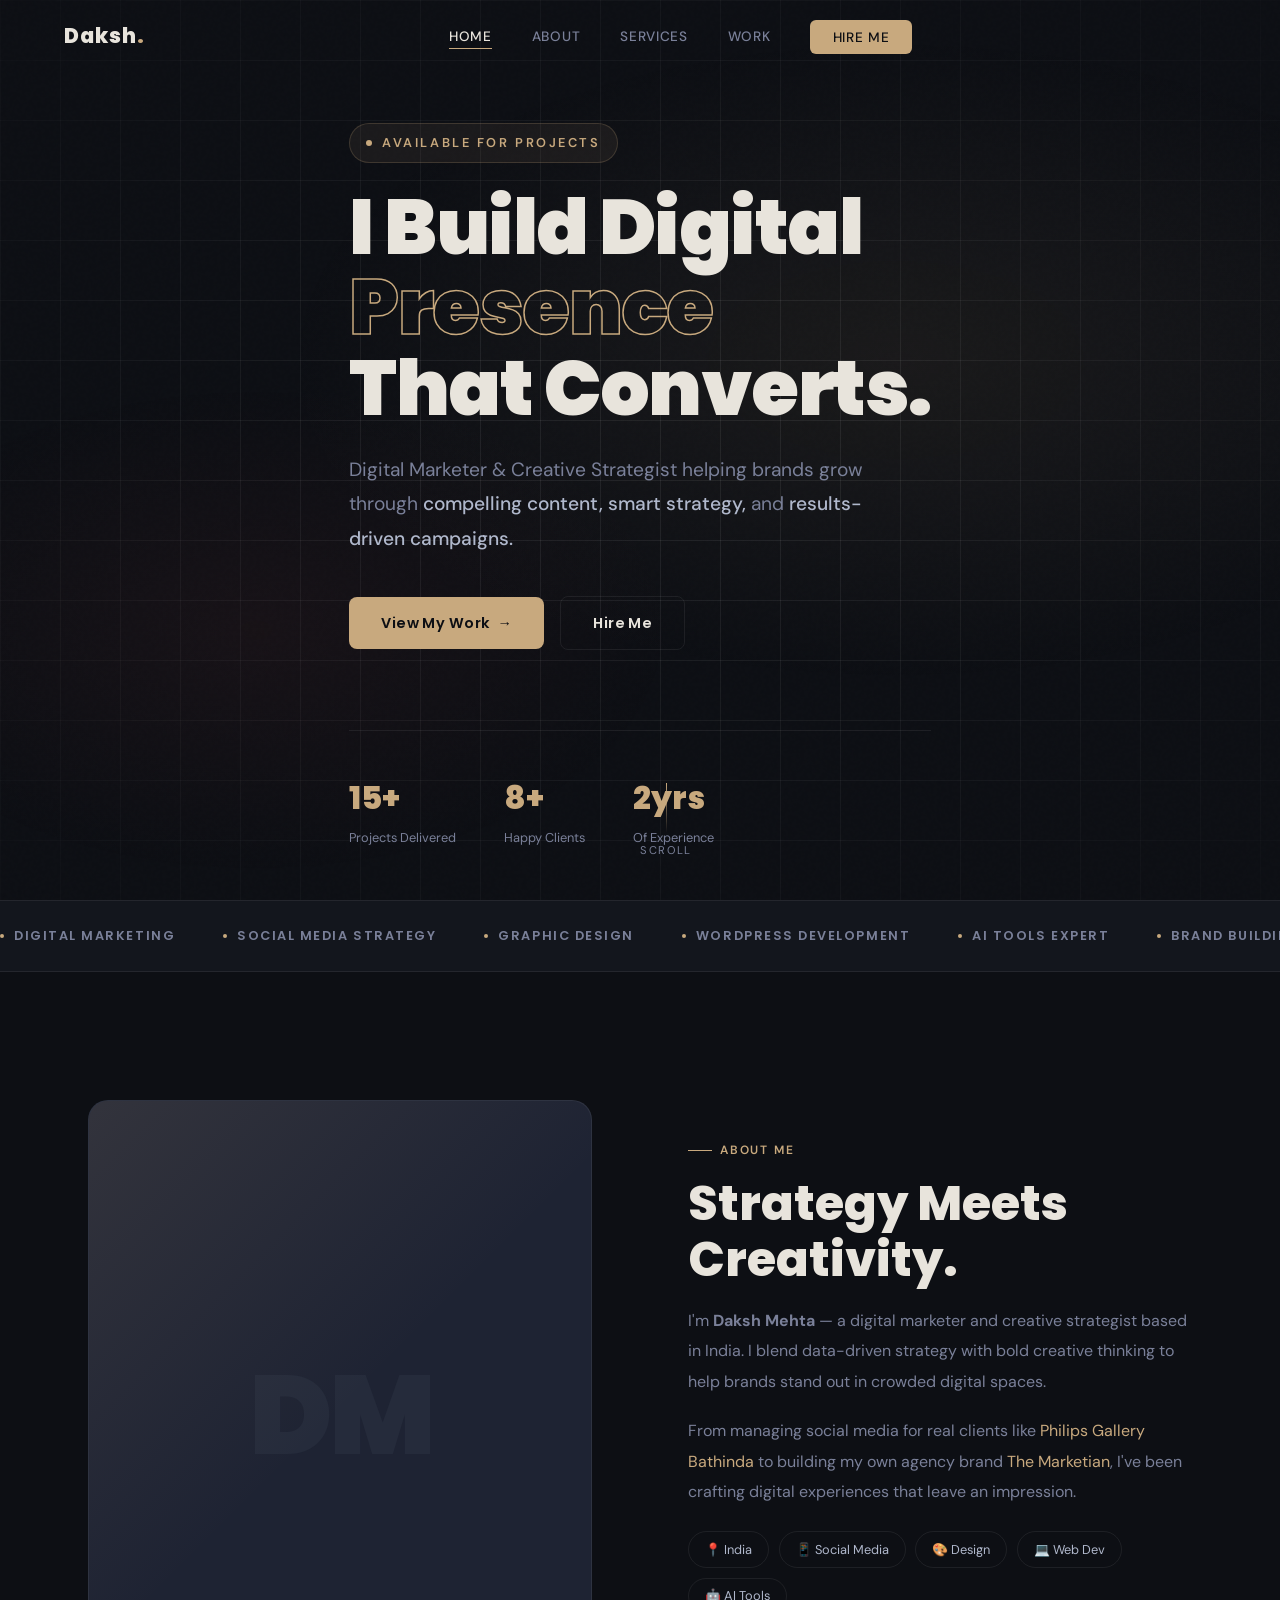
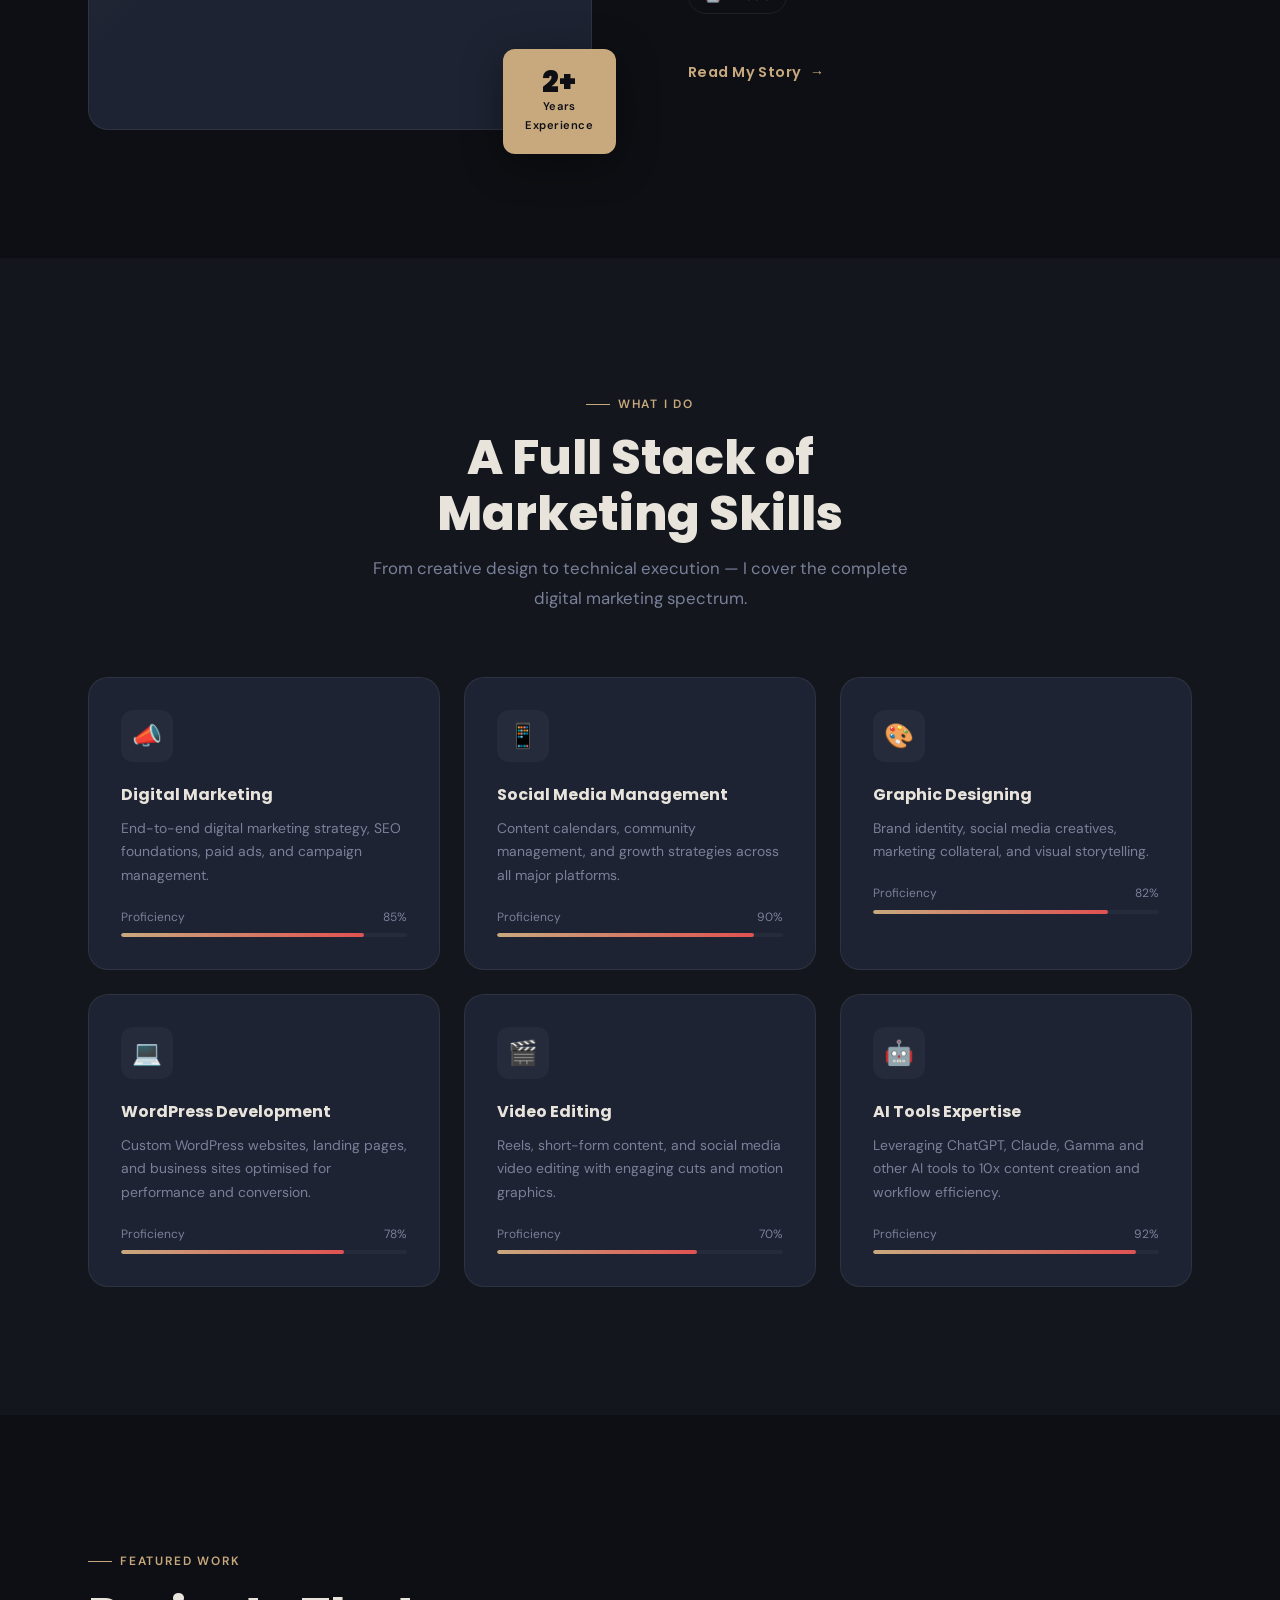
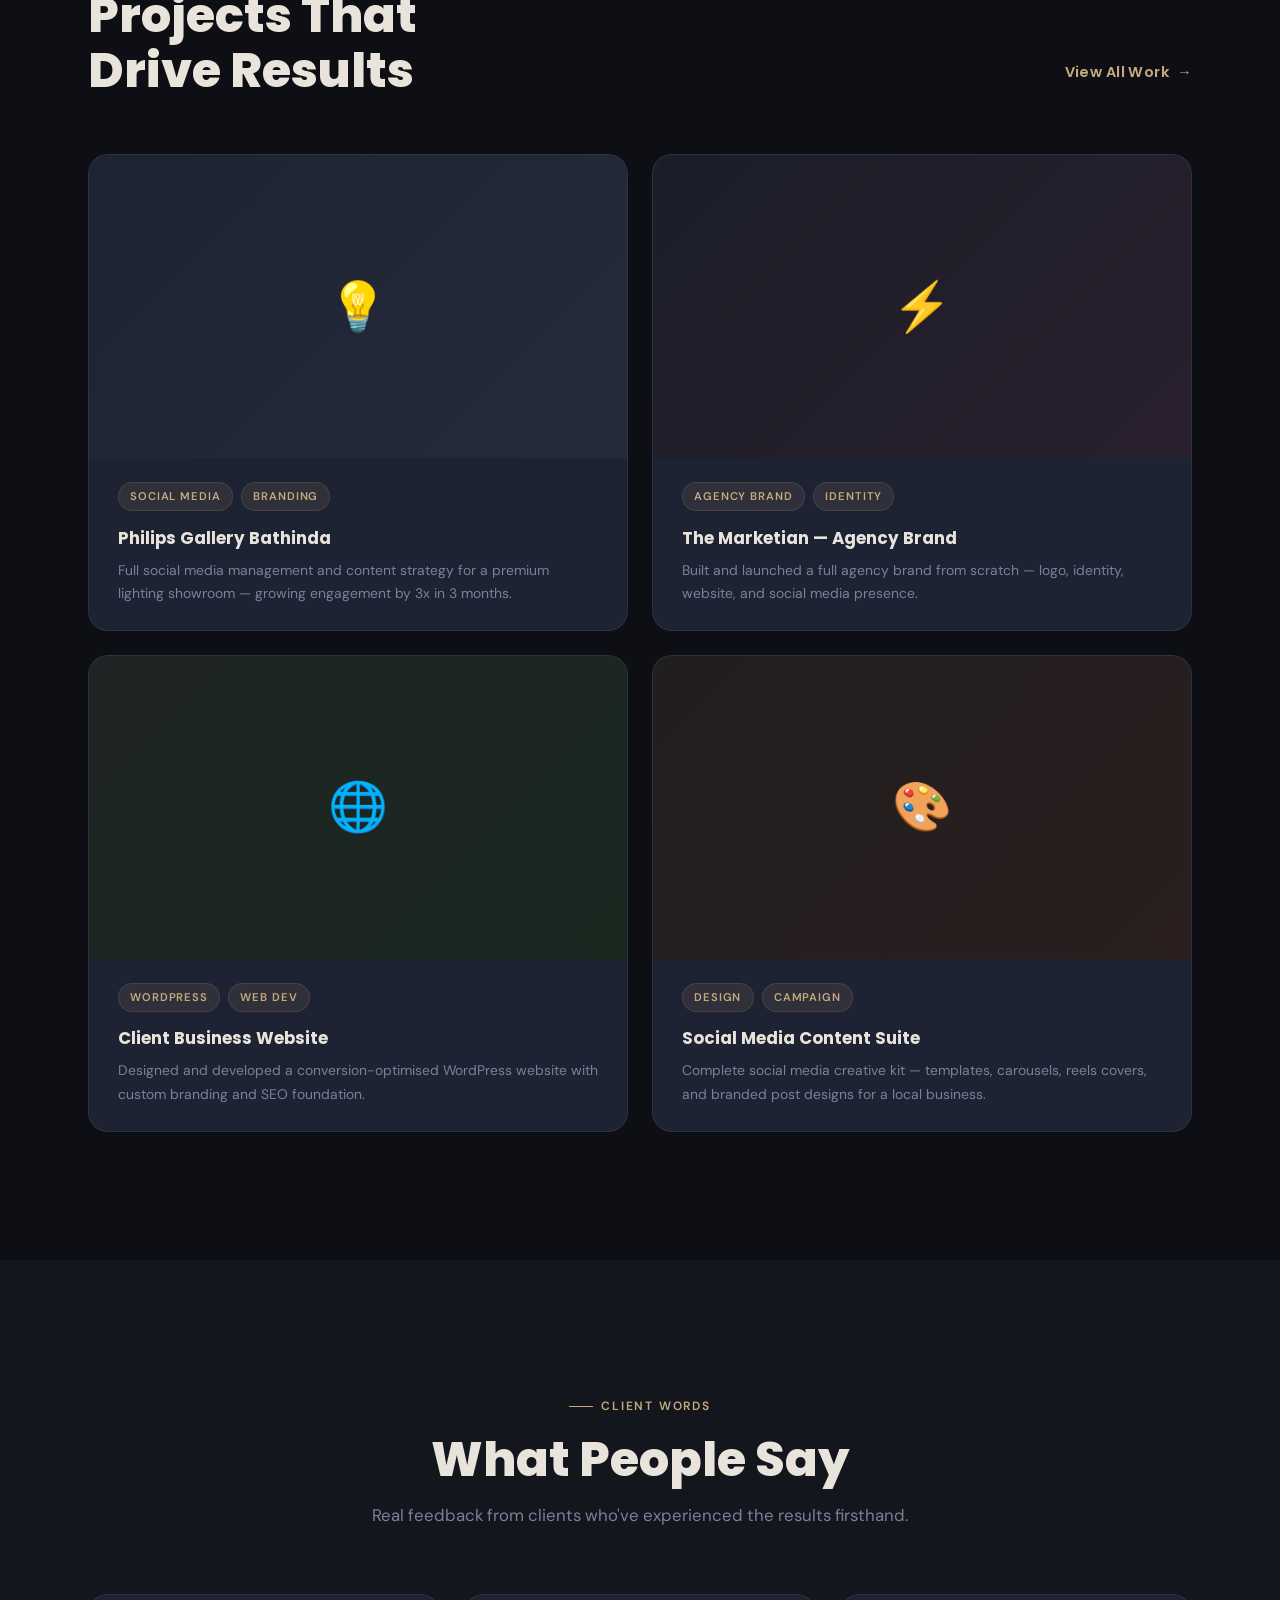
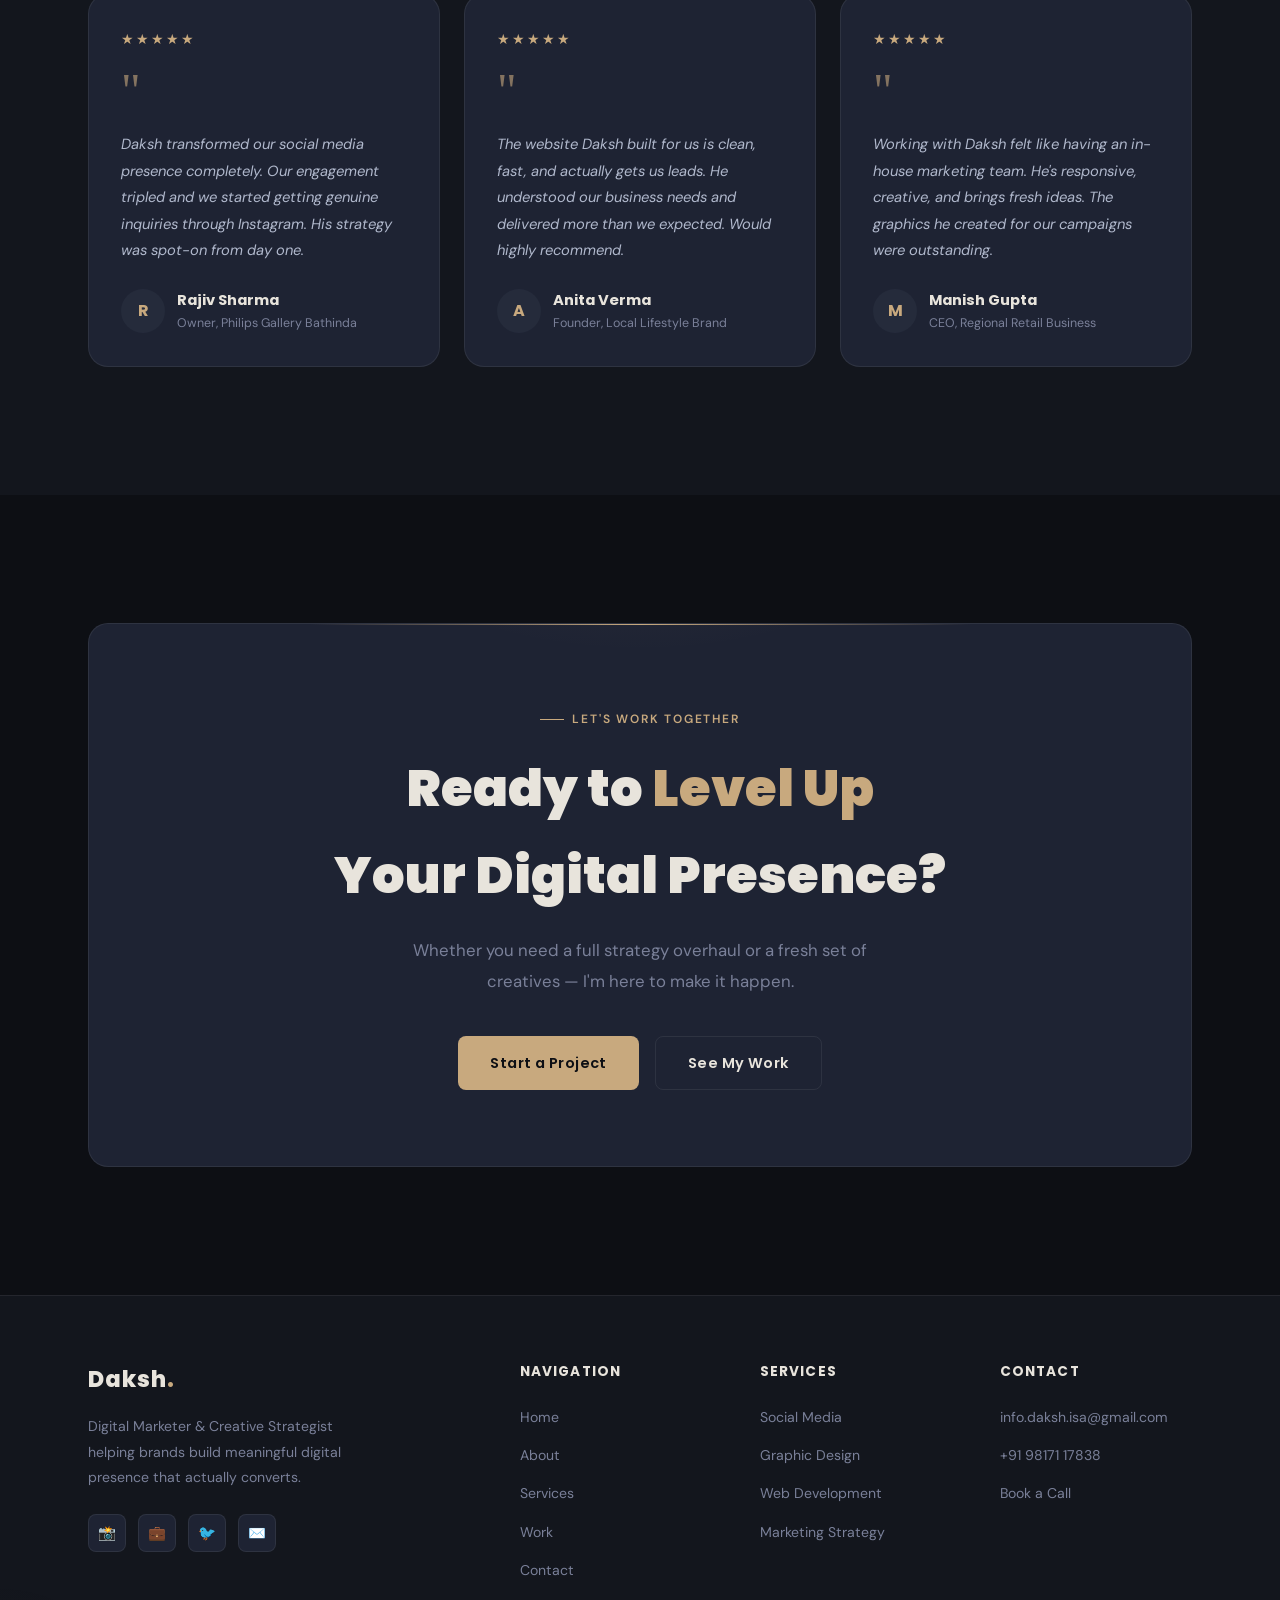
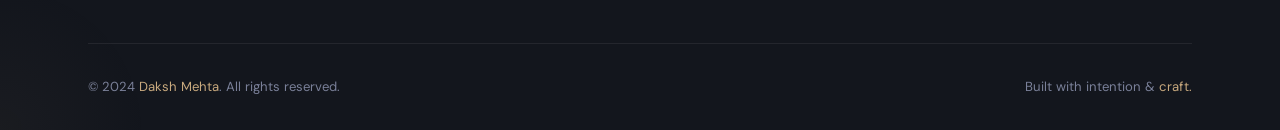
<file: index.html>
<!DOCTYPE html>
<html lang="en">
<head>
  <meta charset="UTF-8" />
  <meta name="viewport" content="width=device-width, initial-scale=1.0"/>
  <title>Daksh Mehta — Digital Marketer & Creative Strategist</title>
  <meta name="description" content="Daksh Mehta is a digital marketer and creative strategist helping brands build compelling digital presence that converts."/>
  <link rel="stylesheet" href="style.css"/>
</head>
<body>

<!-- LOADER -->
<div id="loader">
  <div class="loader-inner">
    <div class="loader-logo">DM</div>
    <div class="loader-bar"><div class="loader-fill"></div></div>
  </div>
</div>

<!-- NAVBAR -->
<nav id="navbar">
  <a href="index.html" class="nav-logo">Daksh<span>.</span></a>
  <ul class="nav-links">
    <li><a href="index.html">Home</a></li>
    <li><a href="about.html">About</a></li>
    <li><a href="services.html">Services</a></li>
    <li><a href="portfolio.html">Work</a></li>
    <li><a href="contact.html" class="nav-cta">Hire Me</a></li>
  </ul>
  <div class="nav-toggle" id="navToggle" aria-label="Toggle menu">
    <span></span><span></span><span></span>
  </div>
</nav>
<div class="mobile-menu">
  <a href="index.html">Home</a>
  <a href="about.html">About</a>
  <a href="services.html">Services</a>
  <a href="portfolio.html">Work</a>
  <a href="contact.html">Hire Me</a>
</div>

<!-- HERO -->
<section class="hero">
  <div class="hero-bg"></div>
  <div class="hero-grid"></div>
  <div class="container">
    <div class="hero-content">
      <div class="hero-eyebrow anim-1">Available for Projects</div>
      <h1 class="hero-title anim-2">
        <span class="line">I Build Digital</span>
        <span class="line highlight">Presence</span>
        <span class="line">That Converts.</span>
      </h1>
      <p class="hero-desc anim-3">
        Digital Marketer &amp; Creative Strategist helping brands grow through
        <strong>compelling content, smart strategy,</strong> and
        <strong>results-driven campaigns.</strong>
      </p>
      <div class="hero-actions anim-4">
        <a href="portfolio.html" class="btn btn-primary">
          View My Work
          <span class="arrow">→</span>
        </a>
        <a href="contact.html" class="btn btn-outline">Hire Me</a>
      </div>
      <div class="hero-stats anim-5">
        <div>
          <div class="hero-stat-num"><span data-target="15" data-suffix="+">0+</span></div>
          <div class="hero-stat-label">Projects Delivered</div>
        </div>
        <div>
          <div class="hero-stat-num"><span data-target="8" data-suffix="+">0+</span></div>
          <div class="hero-stat-label">Happy Clients</div>
        </div>
        <div>
          <div class="hero-stat-num"><span data-target="2" data-suffix="yrs">0yrs</span></div>
          <div class="hero-stat-label">Of Experience</div>
        </div>
      </div>
    </div>
  </div>
  <div class="hero-scroll-hint">
    <div class="scroll-line"></div>
    <span>Scroll</span>
  </div>
</section>

<!-- MARQUEE -->
<div class="marquee-wrap">
  <div class="marquee-track">
    <div class="marquee-item"><span class="dot"></span> Digital Marketing</div>
    <div class="marquee-item"><span class="dot"></span> Social Media Strategy</div>
    <div class="marquee-item"><span class="dot"></span> Graphic Design</div>
    <div class="marquee-item"><span class="dot"></span> WordPress Development</div>
    <div class="marquee-item"><span class="dot"></span> AI Tools Expert</div>
    <div class="marquee-item"><span class="dot"></span> Brand Building</div>
    <div class="marquee-item"><span class="dot"></span> Content Creation</div>
    <div class="marquee-item"><span class="dot"></span> Video Editing</div>
    <!-- Duplicate for seamless loop -->
    <div class="marquee-item"><span class="dot"></span> Digital Marketing</div>
    <div class="marquee-item"><span class="dot"></span> Social Media Strategy</div>
    <div class="marquee-item"><span class="dot"></span> Graphic Design</div>
    <div class="marquee-item"><span class="dot"></span> WordPress Development</div>
    <div class="marquee-item"><span class="dot"></span> AI Tools Expert</div>
    <div class="marquee-item"><span class="dot"></span> Brand Building</div>
    <div class="marquee-item"><span class="dot"></span> Content Creation</div>
    <div class="marquee-item"><span class="dot"></span> Video Editing</div>
  </div>
</div>

<!-- ABOUT PREVIEW -->
<section class="about-preview section">
  <div class="container">
    <div class="about-grid">
      <div class="about-img-wrap reveal-left">
        <div class="about-img-frame">
          <div class="about-initials">DM</div>
        </div>
        <div class="about-badge">
          <div class="about-badge-num">2+</div>
          <div class="about-badge-text">Years<br>Experience</div>
        </div>
      </div>
      <div class="about-text reveal-right">
        <div class="section-tag">About Me</div>
        <h2 class="section-title">Strategy Meets<br>Creativity.</h2>
        <p style="margin-top:1.2rem;">
          I'm <strong>Daksh Mehta</strong> — a digital marketer and creative strategist based in India. I blend data-driven strategy with bold creative thinking to help brands stand out in crowded digital spaces.
        </p>
        <p>
          From managing social media for real clients like <span class="text-accent">Philips Gallery Bathinda</span> to building my own agency brand <span class="text-accent">The Marketian</span>, I've been crafting digital experiences that leave an impression.
        </p>
        <div class="about-pills">
          <span class="pill">📍 India</span>
          <span class="pill">📱 Social Media</span>
          <span class="pill">🎨 Design</span>
          <span class="pill">💻 Web Dev</span>
          <span class="pill">🤖 AI Tools</span>
        </div>
        <a href="about.html" class="btn btn-ghost">Read My Story <span class="arrow">→</span></a>
      </div>
    </div>
  </div>
</section>

<!-- SKILLS -->
<section class="skills-section section">
  <div class="container">
    <div class="skills-header reveal">
      <div class="section-tag">What I Do</div>
      <h2 class="section-title">A Full Stack of<br>Marketing Skills</h2>
      <p class="section-sub">From creative design to technical execution — I cover the complete digital marketing spectrum.</p>
    </div>
    <div class="skills-grid">

      <div class="skill-card reveal">
        <div class="skill-icon">📣</div>
        <div class="skill-name">Digital Marketing</div>
        <div class="skill-desc">End-to-end digital marketing strategy, SEO foundations, paid ads, and campaign management.</div>
        <div class="skill-bar-wrap">
          <div class="skill-bar-label"><span>Proficiency</span><span>85%</span></div>
          <div class="skill-bar-track"><div class="skill-bar-fill" style="width:85%"></div></div>
        </div>
      </div>

      <div class="skill-card reveal">
        <div class="skill-icon">📱</div>
        <div class="skill-name">Social Media Management</div>
        <div class="skill-desc">Content calendars, community management, and growth strategies across all major platforms.</div>
        <div class="skill-bar-wrap">
          <div class="skill-bar-label"><span>Proficiency</span><span>90%</span></div>
          <div class="skill-bar-track"><div class="skill-bar-fill" style="width:90%"></div></div>
        </div>
      </div>

      <div class="skill-card reveal">
        <div class="skill-icon">🎨</div>
        <div class="skill-name">Graphic Designing</div>
        <div class="skill-desc">Brand identity, social media creatives, marketing collateral, and visual storytelling.</div>
        <div class="skill-bar-wrap">
          <div class="skill-bar-label"><span>Proficiency</span><span>82%</span></div>
          <div class="skill-bar-track"><div class="skill-bar-fill" style="width:82%"></div></div>
        </div>
      </div>

      <div class="skill-card reveal">
        <div class="skill-icon">💻</div>
        <div class="skill-name">WordPress Development</div>
        <div class="skill-desc">Custom WordPress websites, landing pages, and business sites optimised for performance and conversion.</div>
        <div class="skill-bar-wrap">
          <div class="skill-bar-label"><span>Proficiency</span><span>78%</span></div>
          <div class="skill-bar-track"><div class="skill-bar-fill" style="width:78%"></div></div>
        </div>
      </div>

      <div class="skill-card reveal">
        <div class="skill-icon">🎬</div>
        <div class="skill-name">Video Editing</div>
        <div class="skill-desc">Reels, short-form content, and social media video editing with engaging cuts and motion graphics.</div>
        <div class="skill-bar-wrap">
          <div class="skill-bar-label"><span>Proficiency</span><span>70%</span></div>
          <div class="skill-bar-track"><div class="skill-bar-fill" style="width:70%"></div></div>
        </div>
      </div>

      <div class="skill-card reveal">
        <div class="skill-icon">🤖</div>
        <div class="skill-name">AI Tools Expertise</div>
        <div class="skill-desc">Leveraging ChatGPT, Claude, Gamma and other AI tools to 10x content creation and workflow efficiency.</div>
        <div class="skill-bar-wrap">
          <div class="skill-bar-label"><span>Proficiency</span><span>92%</span></div>
          <div class="skill-bar-track"><div class="skill-bar-fill" style="width:92%"></div></div>
        </div>
      </div>

    </div>
  </div>
</section>

<!-- FEATURED PROJECTS -->
<section class="projects-section section">
  <div class="container">
    <div class="projects-header">
      <div>
        <div class="section-tag">Featured Work</div>
        <h2 class="section-title">Projects That<br>Drive Results</h2>
      </div>
      <a href="portfolio.html" class="btn btn-ghost reveal">View All Work <span class="arrow">→</span></a>
    </div>
    <div class="projects-grid">

      <div class="project-card reveal">
        <div class="project-thumb">
          <div class="project-thumb-inner" style="background:linear-gradient(135deg,#1e2333,#252b3b);">💡</div>
          <div class="project-overlay"><span class="project-overlay-btn">View Project</span></div>
        </div>
        <div class="project-info">
          <div class="project-tags">
            <span class="project-tag">Social Media</span>
            <span class="project-tag">Branding</span>
          </div>
          <div class="project-name">Philips Gallery Bathinda</div>
          <p class="project-desc">Full social media management and content strategy for a premium lighting showroom — growing engagement by 3x in 3 months.</p>
        </div>
      </div>

      <div class="project-card reveal">
        <div class="project-thumb">
          <div class="project-thumb-inner" style="background:linear-gradient(135deg,#1a1e28,#2a1f2e);">⚡</div>
          <div class="project-overlay"><span class="project-overlay-btn">View Project</span></div>
        </div>
        <div class="project-info">
          <div class="project-tags">
            <span class="project-tag">Agency Brand</span>
            <span class="project-tag">Identity</span>
          </div>
          <div class="project-name">The Marketian — Agency Brand</div>
          <p class="project-desc">Built and launched a full agency brand from scratch — logo, identity, website, and social media presence.</p>
        </div>
      </div>

      <div class="project-card reveal">
        <div class="project-thumb">
          <div class="project-thumb-inner" style="background:linear-gradient(135deg,#1e2424,#1a2820);">🌐</div>
          <div class="project-overlay"><span class="project-overlay-btn">View Project</span></div>
        </div>
        <div class="project-info">
          <div class="project-tags">
            <span class="project-tag">WordPress</span>
            <span class="project-tag">Web Dev</span>
          </div>
          <div class="project-name">Client Business Website</div>
          <p class="project-desc">Designed and developed a conversion-optimised WordPress website with custom branding and SEO foundation.</p>
        </div>
      </div>

      <div class="project-card reveal">
        <div class="project-thumb">
          <div class="project-thumb-inner" style="background:linear-gradient(135deg,#211e20,#2a1e1e);">🎨</div>
          <div class="project-overlay"><span class="project-overlay-btn">View Project</span></div>
        </div>
        <div class="project-info">
          <div class="project-tags">
            <span class="project-tag">Design</span>
            <span class="project-tag">Campaign</span>
          </div>
          <div class="project-name">Social Media Content Suite</div>
          <p class="project-desc">Complete social media creative kit — templates, carousels, reels covers, and branded post designs for a local business.</p>
        </div>
      </div>

    </div>
  </div>
</section>

<!-- TESTIMONIALS -->
<section class="testimonials-section section">
  <div class="container">
    <div class="testimonials-header reveal">
      <div class="section-tag">Client Words</div>
      <h2 class="section-title">What People Say</h2>
      <p class="section-sub" style="margin:0.75rem auto 0;">Real feedback from clients who've experienced the results firsthand.</p>
    </div>
    <div class="testi-grid">

      <div class="testi-card reveal">
        <div class="testi-stars"><span>★</span><span>★</span><span>★</span><span>★</span><span>★</span></div>
        <div class="testi-quote">"</div>
        <p class="testi-text">Daksh transformed our social media presence completely. Our engagement tripled and we started getting genuine inquiries through Instagram. His strategy was spot-on from day one.</p>
        <div class="testi-author">
          <div class="testi-avatar">R</div>
          <div>
            <div class="testi-name">Rajiv Sharma</div>
            <div class="testi-role">Owner, Philips Gallery Bathinda</div>
          </div>
        </div>
      </div>

      <div class="testi-card reveal">
        <div class="testi-stars"><span>★</span><span>★</span><span>★</span><span>★</span><span>★</span></div>
        <div class="testi-quote">"</div>
        <p class="testi-text">The website Daksh built for us is clean, fast, and actually gets us leads. He understood our business needs and delivered more than we expected. Would highly recommend.</p>
        <div class="testi-author">
          <div class="testi-avatar">A</div>
          <div>
            <div class="testi-name">Anita Verma</div>
            <div class="testi-role">Founder, Local Lifestyle Brand</div>
          </div>
        </div>
      </div>

      <div class="testi-card reveal">
        <div class="testi-stars"><span>★</span><span>★</span><span>★</span><span>★</span><span>★</span></div>
        <div class="testi-quote">"</div>
        <p class="testi-text">Working with Daksh felt like having an in-house marketing team. He's responsive, creative, and brings fresh ideas. The graphics he created for our campaigns were outstanding.</p>
        <div class="testi-author">
          <div class="testi-avatar">M</div>
          <div>
            <div class="testi-name">Manish Gupta</div>
            <div class="testi-role">CEO, Regional Retail Business</div>
          </div>
        </div>
      </div>

    </div>
  </div>
</section>

<!-- CTA -->
<section class="cta-section section">
  <div class="container">
    <div class="cta-inner reveal">
      <div class="cta-glow"></div>
      <div class="section-tag" style="justify-content:center;">Let's Work Together</div>
      <h2 class="cta-title">Ready to <span class="text-accent">Level Up</span><br>Your Digital Presence?</h2>
      <p class="cta-sub">Whether you need a full strategy overhaul or a fresh set of creatives — I'm here to make it happen.</p>
      <div class="cta-actions">
        <a href="contact.html" class="btn btn-primary">Start a Project</a>
        <a href="portfolio.html" class="btn btn-outline">See My Work</a>
      </div>
    </div>
  </div>
</section>

<!-- FOOTER -->
<footer>
  <div class="container">
    <div class="footer-grid">
      <div class="footer-brand">
        <div class="nav-logo">Daksh<span style="color:var(--accent);">.</span></div>
        <p>Digital Marketer &amp; Creative Strategist helping brands build meaningful digital presence that actually converts.</p>
        <div class="footer-social">
          <a href="#" class="social-icon" aria-label="Instagram">📸</a>
          <a href="#" class="social-icon" aria-label="LinkedIn">💼</a>
          <a href="#" class="social-icon" aria-label="Twitter">🐦</a>
          <a href="#" class="social-icon" aria-label="Email">✉️</a>
        </div>
      </div>
      <div class="footer-col">
        <h4>Navigation</h4>
        <ul>
          <li><a href="index.html">Home</a></li>
          <li><a href="about.html">About</a></li>
          <li><a href="services.html">Services</a></li>
          <li><a href="portfolio.html">Work</a></li>
          <li><a href="contact.html">Contact</a></li>
        </ul>
      </div>
      <div class="footer-col">
        <h4>Services</h4>
        <ul>
          <li><a href="services.html">Social Media</a></li>
          <li><a href="services.html">Graphic Design</a></li>
          <li><a href="services.html">Web Development</a></li>
          <li><a href="services.html">Marketing Strategy</a></li>
        </ul>
      </div>
      <div class="footer-col">
        <h4>Contact</h4>
        <ul>
          <li><a href="mailto:info.daksh.isa@gmail.com">info.daksh.isa@gmail.com</a></li>
          <li><a href="tel:9817117838">+91 98171 17838</a></li>
          <li><a href="contact.html">Book a Call</a></li>
        </ul>
      </div>
    </div>
    <div class="footer-bottom">
      <div class="footer-copy">© 2024 <span>Daksh Mehta</span>. All rights reserved.</div>
      <div class="footer-copy">Built with intention &amp; <span>craft.</span></div>
    </div>
  </div>
</footer>

<script src="script.js"></script>
</body>
</html>
</file>
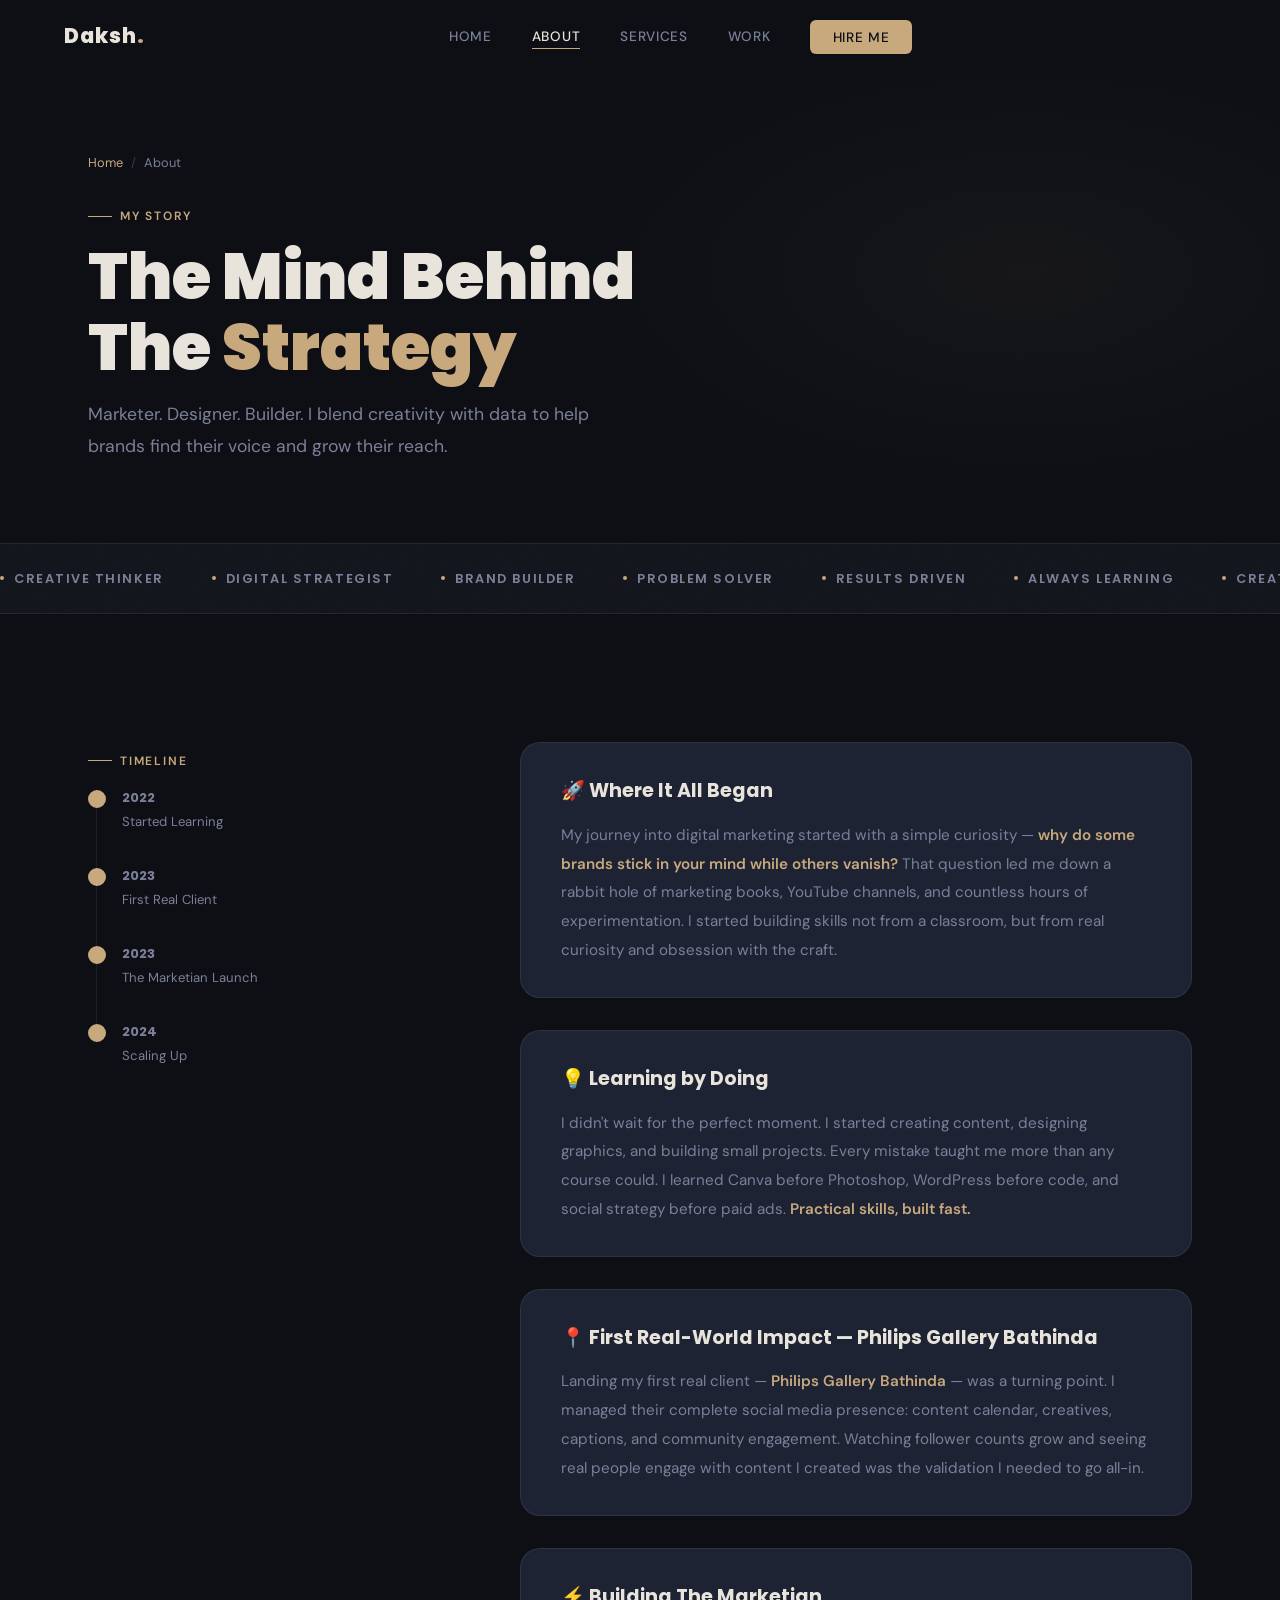
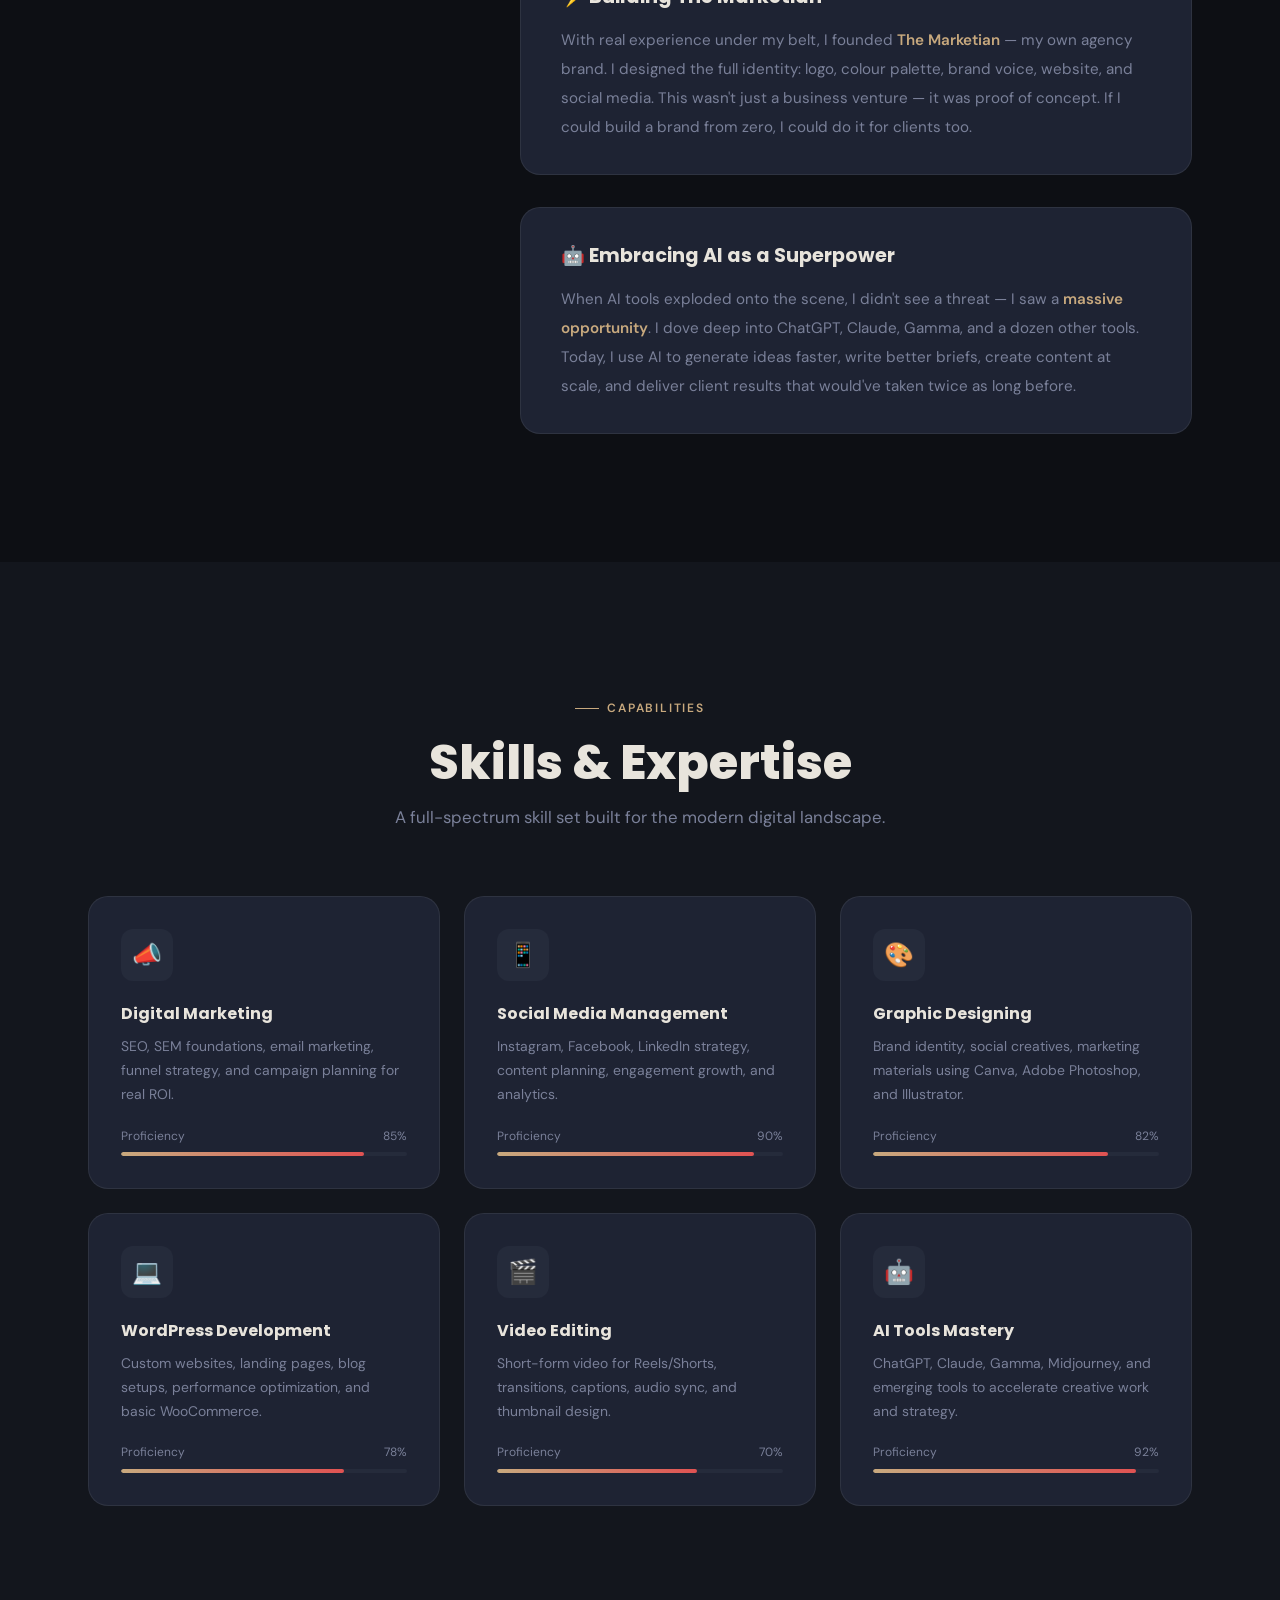
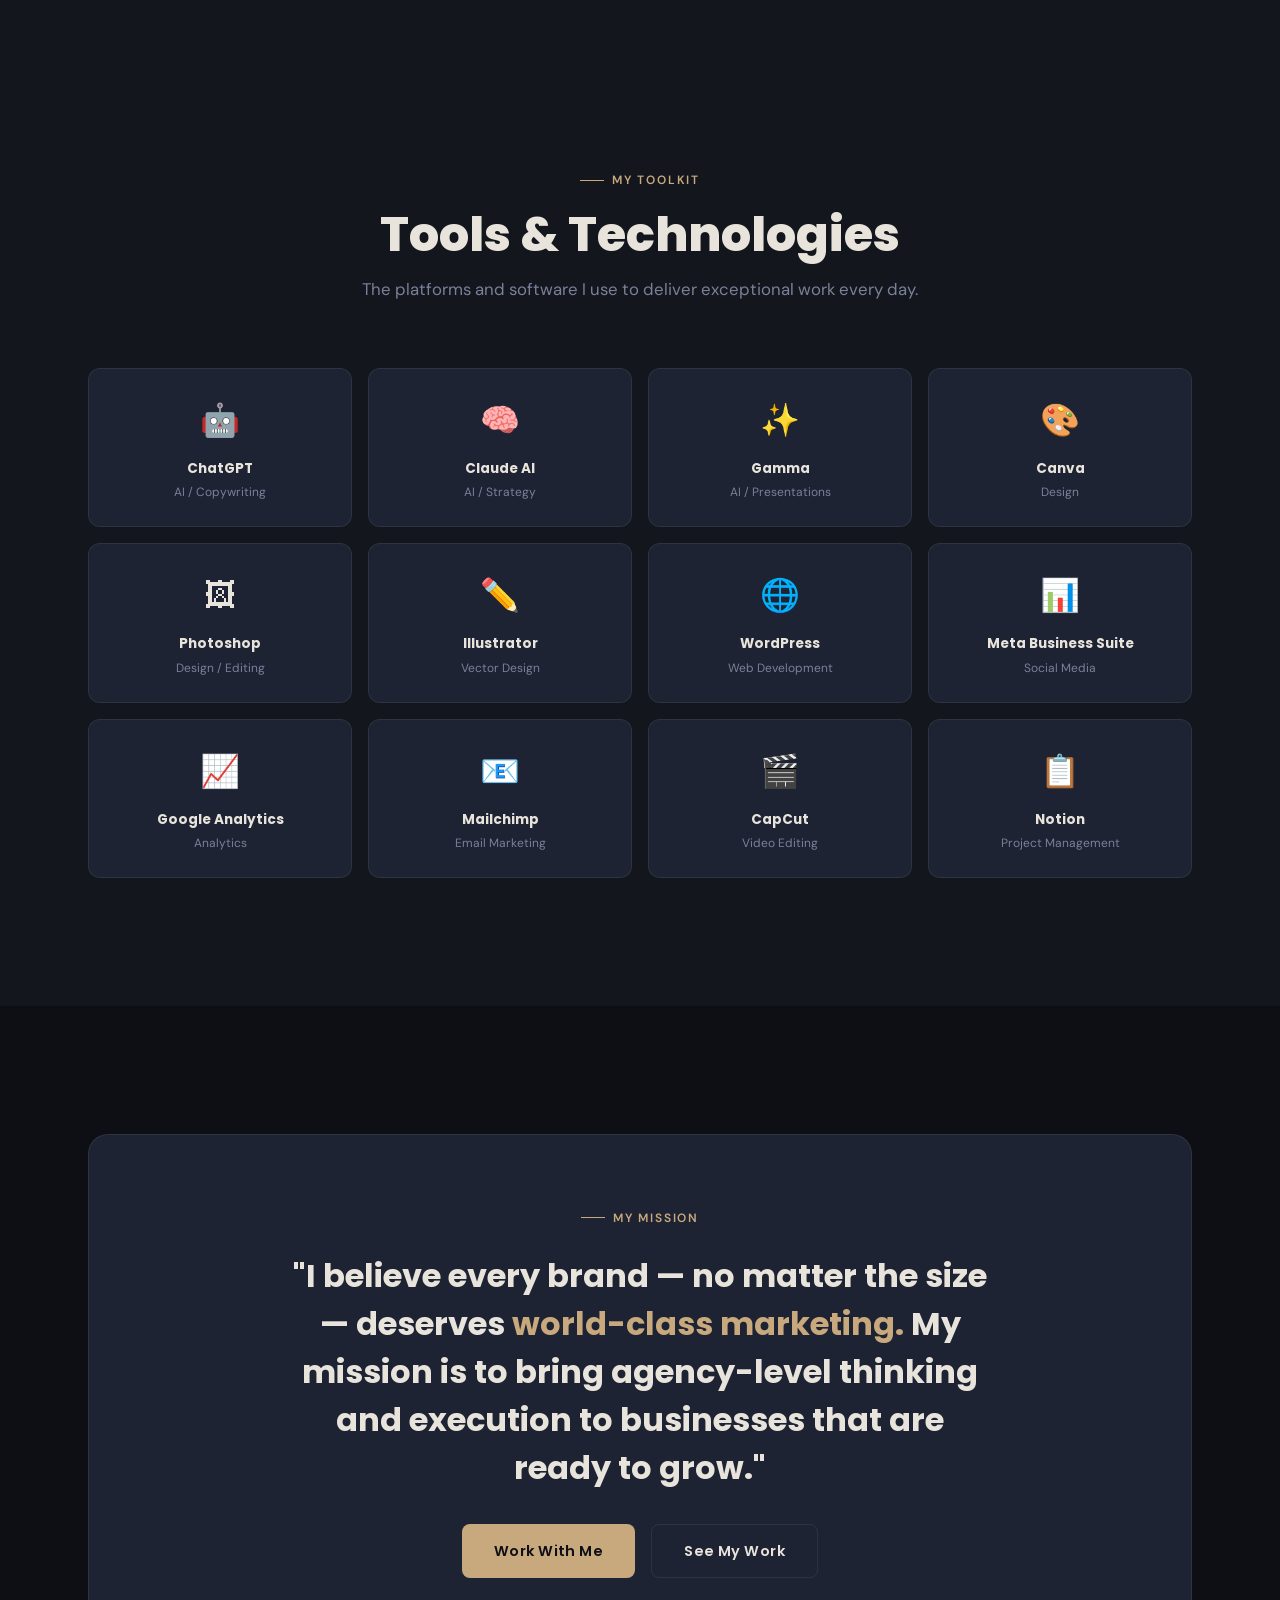
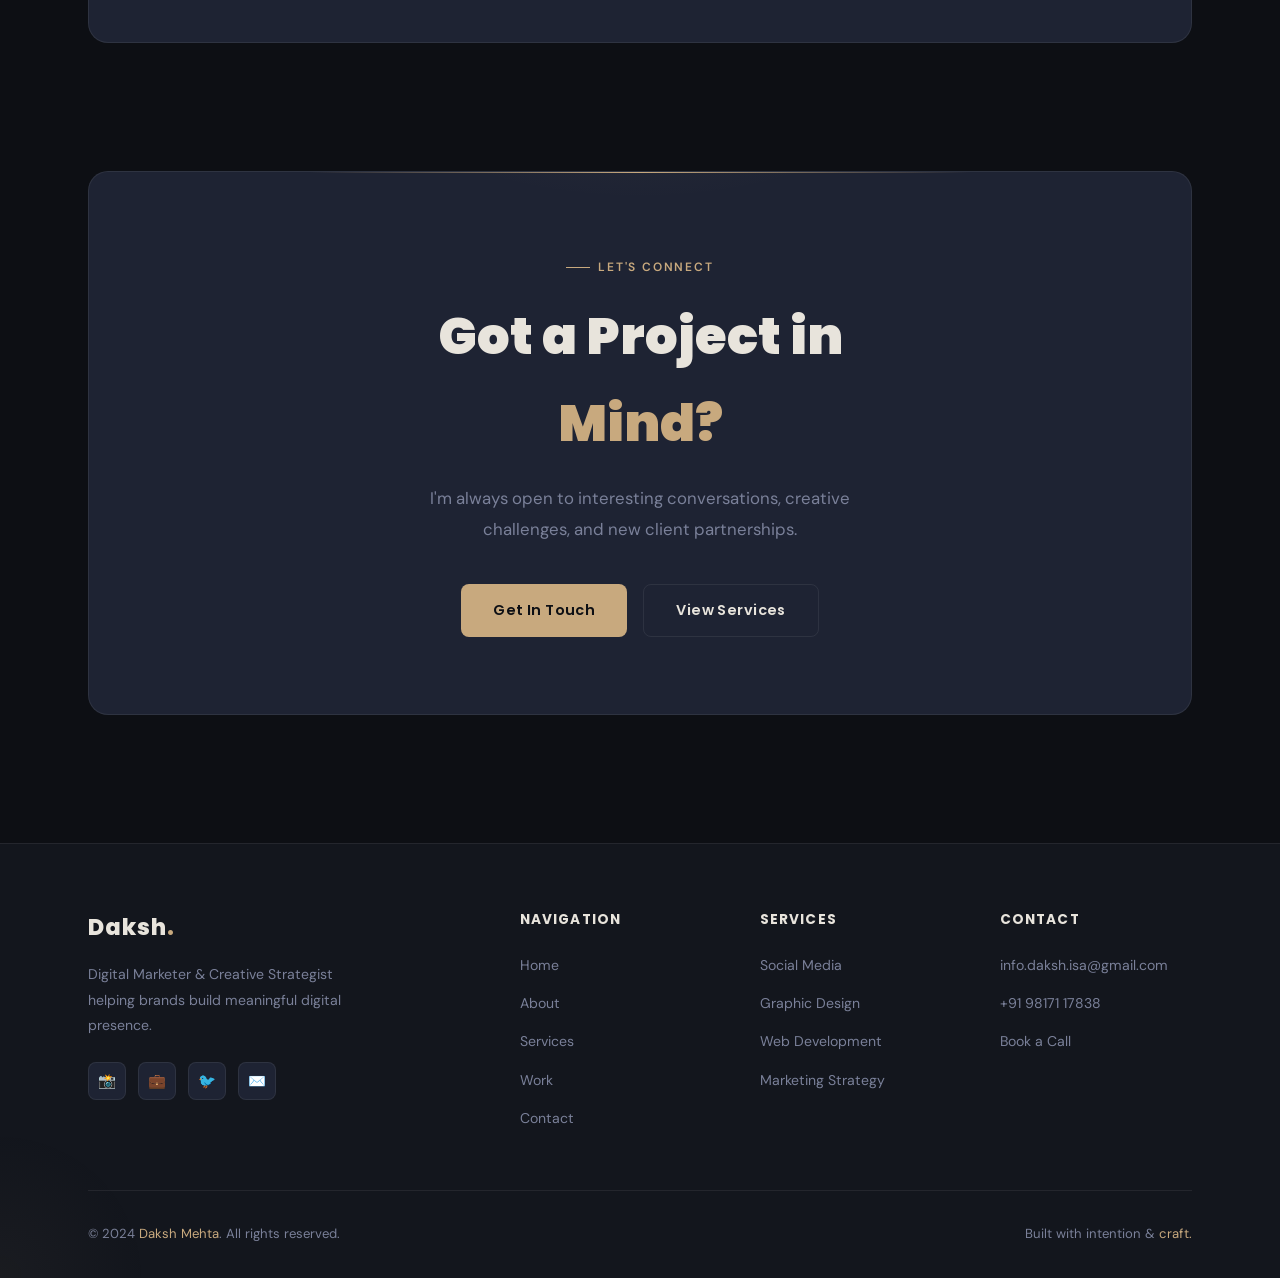
<file: about.html>
<!DOCTYPE html>
<html lang="en">
<head>
  <meta charset="UTF-8"/>
  <meta name="viewport" content="width=device-width, initial-scale=1.0"/>
  <title>About — Daksh Mehta</title>
  <meta name="description" content="Learn about Daksh Mehta — his journey, skills, tools, and mission as a digital marketer and creative strategist."/>
  <link rel="stylesheet" href="style.css"/>
</head>
<body>

<!-- LOADER -->
<div id="loader">
  <div class="loader-inner">
    <div class="loader-logo">DM</div>
    <div class="loader-bar"><div class="loader-fill"></div></div>
  </div>
</div>

<!-- NAVBAR -->
<nav id="navbar">
  <a href="index.html" class="nav-logo">Daksh<span>.</span></a>
  <ul class="nav-links">
    <li><a href="index.html">Home</a></li>
    <li><a href="about.html">About</a></li>
    <li><a href="services.html">Services</a></li>
    <li><a href="portfolio.html">Work</a></li>
    <li><a href="contact.html" class="nav-cta">Hire Me</a></li>
  </ul>
  <div class="nav-toggle" id="navToggle">
    <span></span><span></span><span></span>
  </div>
</nav>
<div class="mobile-menu">
  <a href="index.html">Home</a>
  <a href="about.html">About</a>
  <a href="services.html">Services</a>
  <a href="portfolio.html">Work</a>
  <a href="contact.html">Hire Me</a>
</div>

<!-- PAGE HERO -->
<section class="page-hero">
  <div class="page-hero-bg"></div>
  <div class="container">
    <div class="page-hero-content">
      <div class="page-breadcrumb anim-1">
        <a href="index.html">Home</a>
        <span class="sep">/</span>
        <span>About</span>
      </div>
      <div class="section-tag anim-1">My Story</div>
      <h1 class="page-title anim-2">The Mind Behind<br>The <span class="text-accent">Strategy</span></h1>
      <p class="page-subtitle anim-3">Marketer. Designer. Builder. I blend creativity with data to help brands find their voice and grow their reach.</p>
    </div>
  </div>
</section>

<!-- INTRO STRIP -->
<div class="marquee-wrap">
  <div class="marquee-track">
    <div class="marquee-item"><span class="dot"></span> Creative Thinker</div>
    <div class="marquee-item"><span class="dot"></span> Digital Strategist</div>
    <div class="marquee-item"><span class="dot"></span> Brand Builder</div>
    <div class="marquee-item"><span class="dot"></span> Problem Solver</div>
    <div class="marquee-item"><span class="dot"></span> Results Driven</div>
    <div class="marquee-item"><span class="dot"></span> Always Learning</div>
    <div class="marquee-item"><span class="dot"></span> Creative Thinker</div>
    <div class="marquee-item"><span class="dot"></span> Digital Strategist</div>
    <div class="marquee-item"><span class="dot"></span> Brand Builder</div>
    <div class="marquee-item"><span class="dot"></span> Problem Solver</div>
    <div class="marquee-item"><span class="dot"></span> Results Driven</div>
    <div class="marquee-item"><span class="dot"></span> Always Learning</div>
  </div>
</div>

<!-- STORY SECTION -->
<section class="story-section section">
  <div class="container">
    <div class="story-grid">
      <!-- Timeline sidebar -->
      <div class="story-timeline reveal-left">
        <div class="section-tag">Timeline</div>
        <br>
        <div class="timeline-item active">
          <div class="timeline-dot"></div>
          <div>
            <div class="timeline-year">2022</div>
            <div class="timeline-label">Started Learning</div>
          </div>
        </div>
        <div class="timeline-item active">
          <div class="timeline-dot"></div>
          <div>
            <div class="timeline-year">2023</div>
            <div class="timeline-label">First Real Client</div>
          </div>
        </div>
        <div class="timeline-item active">
          <div class="timeline-dot"></div>
          <div>
            <div class="timeline-year">2023</div>
            <div class="timeline-label">The Marketian Launch</div>
          </div>
        </div>
        <div class="timeline-item active">
          <div class="timeline-dot"></div>
          <div>
            <div class="timeline-year">2024</div>
            <div class="timeline-label">Scaling Up</div>
          </div>
        </div>
      </div>

      <!-- Story blocks -->
      <div class="story-content">
        <div class="story-block reveal">
          <h3>🚀 Where It All Began</h3>
          <p>My journey into digital marketing started with a simple curiosity — <span class="accent-text">why do some brands stick in your mind while others vanish?</span> That question led me down a rabbit hole of marketing books, YouTube channels, and countless hours of experimentation. I started building skills not from a classroom, but from real curiosity and obsession with the craft.</p>
        </div>

        <div class="story-block reveal">
          <h3>💡 Learning by Doing</h3>
          <p>I didn't wait for the perfect moment. I started creating content, designing graphics, and building small projects. Every mistake taught me more than any course could. I learned Canva before Photoshop, WordPress before code, and social strategy before paid ads. <span class="accent-text">Practical skills, built fast.</span></p>
        </div>

        <div class="story-block reveal">
          <h3>📍 First Real-World Impact — Philips Gallery Bathinda</h3>
          <p>Landing my first real client — <span class="accent-text">Philips Gallery Bathinda</span> — was a turning point. I managed their complete social media presence: content calendar, creatives, captions, and community engagement. Watching follower counts grow and seeing real people engage with content I created was the validation I needed to go all-in.</p>
        </div>

        <div class="story-block reveal">
          <h3>⚡ Building The Marketian</h3>
          <p>With real experience under my belt, I founded <span class="accent-text">The Marketian</span> — my own agency brand. I designed the full identity: logo, colour palette, brand voice, website, and social media. This wasn't just a business venture — it was proof of concept. If I could build a brand from zero, I could do it for clients too.</p>
        </div>

        <div class="story-block reveal">
          <h3>🤖 Embracing AI as a Superpower</h3>
          <p>When AI tools exploded onto the scene, I didn't see a threat — I saw a <span class="accent-text">massive opportunity</span>. I dove deep into ChatGPT, Claude, Gamma, and a dozen other tools. Today, I use AI to generate ideas faster, write better briefs, create content at scale, and deliver client results that would've taken twice as long before.</p>
        </div>
      </div>
    </div>
  </div>
</section>

<!-- SKILLS DETAILED -->
<section class="skills-section section" style="background:var(--bg2);">
  <div class="container">
    <div class="skills-header reveal">
      <div class="section-tag">Capabilities</div>
      <h2 class="section-title">Skills &amp; Expertise</h2>
      <p class="section-sub">A full-spectrum skill set built for the modern digital landscape.</p>
    </div>
    <div class="skills-grid">
      <div class="skill-card reveal">
        <div class="skill-icon">📣</div>
        <div class="skill-name">Digital Marketing</div>
        <div class="skill-desc">SEO, SEM foundations, email marketing, funnel strategy, and campaign planning for real ROI.</div>
        <div class="skill-bar-wrap">
          <div class="skill-bar-label"><span>Proficiency</span><span>85%</span></div>
          <div class="skill-bar-track"><div class="skill-bar-fill" style="width:85%"></div></div>
        </div>
      </div>
      <div class="skill-card reveal">
        <div class="skill-icon">📱</div>
        <div class="skill-name">Social Media Management</div>
        <div class="skill-desc">Instagram, Facebook, LinkedIn strategy, content planning, engagement growth, and analytics.</div>
        <div class="skill-bar-wrap">
          <div class="skill-bar-label"><span>Proficiency</span><span>90%</span></div>
          <div class="skill-bar-track"><div class="skill-bar-fill" style="width:90%"></div></div>
        </div>
      </div>
      <div class="skill-card reveal">
        <div class="skill-icon">🎨</div>
        <div class="skill-name">Graphic Designing</div>
        <div class="skill-desc">Brand identity, social creatives, marketing materials using Canva, Adobe Photoshop, and Illustrator.</div>
        <div class="skill-bar-wrap">
          <div class="skill-bar-label"><span>Proficiency</span><span>82%</span></div>
          <div class="skill-bar-track"><div class="skill-bar-fill" style="width:82%"></div></div>
        </div>
      </div>
      <div class="skill-card reveal">
        <div class="skill-icon">💻</div>
        <div class="skill-name">WordPress Development</div>
        <div class="skill-desc">Custom websites, landing pages, blog setups, performance optimization, and basic WooCommerce.</div>
        <div class="skill-bar-wrap">
          <div class="skill-bar-label"><span>Proficiency</span><span>78%</span></div>
          <div class="skill-bar-track"><div class="skill-bar-fill" style="width:78%"></div></div>
        </div>
      </div>
      <div class="skill-card reveal">
        <div class="skill-icon">🎬</div>
        <div class="skill-name">Video Editing</div>
        <div class="skill-desc">Short-form video for Reels/Shorts, transitions, captions, audio sync, and thumbnail design.</div>
        <div class="skill-bar-wrap">
          <div class="skill-bar-label"><span>Proficiency</span><span>70%</span></div>
          <div class="skill-bar-track"><div class="skill-bar-fill" style="width:70%"></div></div>
        </div>
      </div>
      <div class="skill-card reveal">
        <div class="skill-icon">🤖</div>
        <div class="skill-name">AI Tools Mastery</div>
        <div class="skill-desc">ChatGPT, Claude, Gamma, Midjourney, and emerging tools to accelerate creative work and strategy.</div>
        <div class="skill-bar-wrap">
          <div class="skill-bar-label"><span>Proficiency</span><span>92%</span></div>
          <div class="skill-bar-track"><div class="skill-bar-fill" style="width:92%"></div></div>
        </div>
      </div>
    </div>
  </div>
</section>

<!-- TOOLS -->
<section class="tools-section section">
  <div class="container">
    <div class="skills-header reveal">
      <div class="section-tag">My Toolkit</div>
      <h2 class="section-title">Tools &amp; Technologies</h2>
      <p class="section-sub">The platforms and software I use to deliver exceptional work every day.</p>
    </div>
    <div class="tools-grid">
      <div class="tool-card reveal"><div class="tool-icon">🤖</div><div class="tool-name">ChatGPT</div><div class="tool-type">AI / Copywriting</div></div>
      <div class="tool-card reveal"><div class="tool-icon">🧠</div><div class="tool-name">Claude AI</div><div class="tool-type">AI / Strategy</div></div>
      <div class="tool-card reveal"><div class="tool-icon">✨</div><div class="tool-name">Gamma</div><div class="tool-type">AI / Presentations</div></div>
      <div class="tool-card reveal"><div class="tool-icon">🎨</div><div class="tool-name">Canva</div><div class="tool-type">Design</div></div>
      <div class="tool-card reveal"><div class="tool-icon">🖼</div><div class="tool-name">Photoshop</div><div class="tool-type">Design / Editing</div></div>
      <div class="tool-card reveal"><div class="tool-icon">✏️</div><div class="tool-name">Illustrator</div><div class="tool-type">Vector Design</div></div>
      <div class="tool-card reveal"><div class="tool-icon">🌐</div><div class="tool-name">WordPress</div><div class="tool-type">Web Development</div></div>
      <div class="tool-card reveal"><div class="tool-icon">📊</div><div class="tool-name">Meta Business Suite</div><div class="tool-type">Social Media</div></div>
      <div class="tool-card reveal"><div class="tool-icon">📈</div><div class="tool-name">Google Analytics</div><div class="tool-type">Analytics</div></div>
      <div class="tool-card reveal"><div class="tool-icon">📧</div><div class="tool-name">Mailchimp</div><div class="tool-type">Email Marketing</div></div>
      <div class="tool-card reveal"><div class="tool-icon">🎬</div><div class="tool-name">CapCut</div><div class="tool-type">Video Editing</div></div>
      <div class="tool-card reveal"><div class="tool-icon">📋</div><div class="tool-name">Notion</div><div class="tool-type">Project Management</div></div>
    </div>
  </div>
</section>

<!-- MISSION -->
<section class="mission-section section">
  <div class="container">
    <div class="mission-inner reveal">
      <div class="section-tag" style="justify-content:center; margin-bottom:1.5rem;">My Mission</div>
      <div class="mission-quote">
        "I believe every brand — no matter the size — deserves <em>world-class marketing.</em> My mission is to bring agency-level thinking and execution to businesses that are ready to grow."
      </div>
      <div style="margin-top:2rem; display:flex; gap:1rem; justify-content:center; flex-wrap:wrap;">
        <a href="contact.html" class="btn btn-primary">Work With Me</a>
        <a href="portfolio.html" class="btn btn-outline">See My Work</a>
      </div>
    </div>
  </div>
</section>

<!-- CTA -->
<section class="cta-section section" style="padding-top:0;">
  <div class="container">
    <div class="cta-inner reveal">
      <div class="cta-glow"></div>
      <div class="section-tag" style="justify-content:center;">Let's Connect</div>
      <h2 class="cta-title">Got a Project in<br><span class="text-accent">Mind?</span></h2>
      <p class="cta-sub">I'm always open to interesting conversations, creative challenges, and new client partnerships.</p>
      <div class="cta-actions">
        <a href="contact.html" class="btn btn-primary">Get In Touch</a>
        <a href="services.html" class="btn btn-outline">View Services</a>
      </div>
    </div>
  </div>
</section>

<!-- FOOTER -->
<footer>
  <div class="container">
    <div class="footer-grid">
      <div class="footer-brand">
        <div class="nav-logo">Daksh<span style="color:var(--accent);">.</span></div>
        <p>Digital Marketer &amp; Creative Strategist helping brands build meaningful digital presence.</p>
        <div class="footer-social">
          <a href="#" class="social-icon">📸</a>
          <a href="#" class="social-icon">💼</a>
          <a href="#" class="social-icon">🐦</a>
          <a href="#" class="social-icon">✉️</a>
        </div>
      </div>
      <div class="footer-col">
        <h4>Navigation</h4>
        <ul>
          <li><a href="index.html">Home</a></li>
          <li><a href="about.html">About</a></li>
          <li><a href="services.html">Services</a></li>
          <li><a href="portfolio.html">Work</a></li>
          <li><a href="contact.html">Contact</a></li>
        </ul>
      </div>
      <div class="footer-col">
        <h4>Services</h4>
        <ul>
          <li><a href="services.html">Social Media</a></li>
          <li><a href="services.html">Graphic Design</a></li>
          <li><a href="services.html">Web Development</a></li>
          <li><a href="services.html">Marketing Strategy</a></li>
        </ul>
      </div>
      <div class="footer-col">
        <h4>Contact</h4>
        <ul>
          <li><a href="mailto:info.daksh.isa@gmail.com">info.daksh.isa@gmail.com</a></li>
          <li><a href="tel:9817117838">+91 98171 17838</a></li>
          <li><a href="contact.html">Book a Call</a></li>
        </ul>
      </div>
    </div>
    <div class="footer-bottom">
      <div class="footer-copy">© 2024 <span>Daksh Mehta</span>. All rights reserved.</div>
      <div class="footer-copy">Built with intention &amp; <span>craft.</span></div>
    </div>
  </div>
</footer>

<script src="script.js"></script>
</body>
</html>
</file>
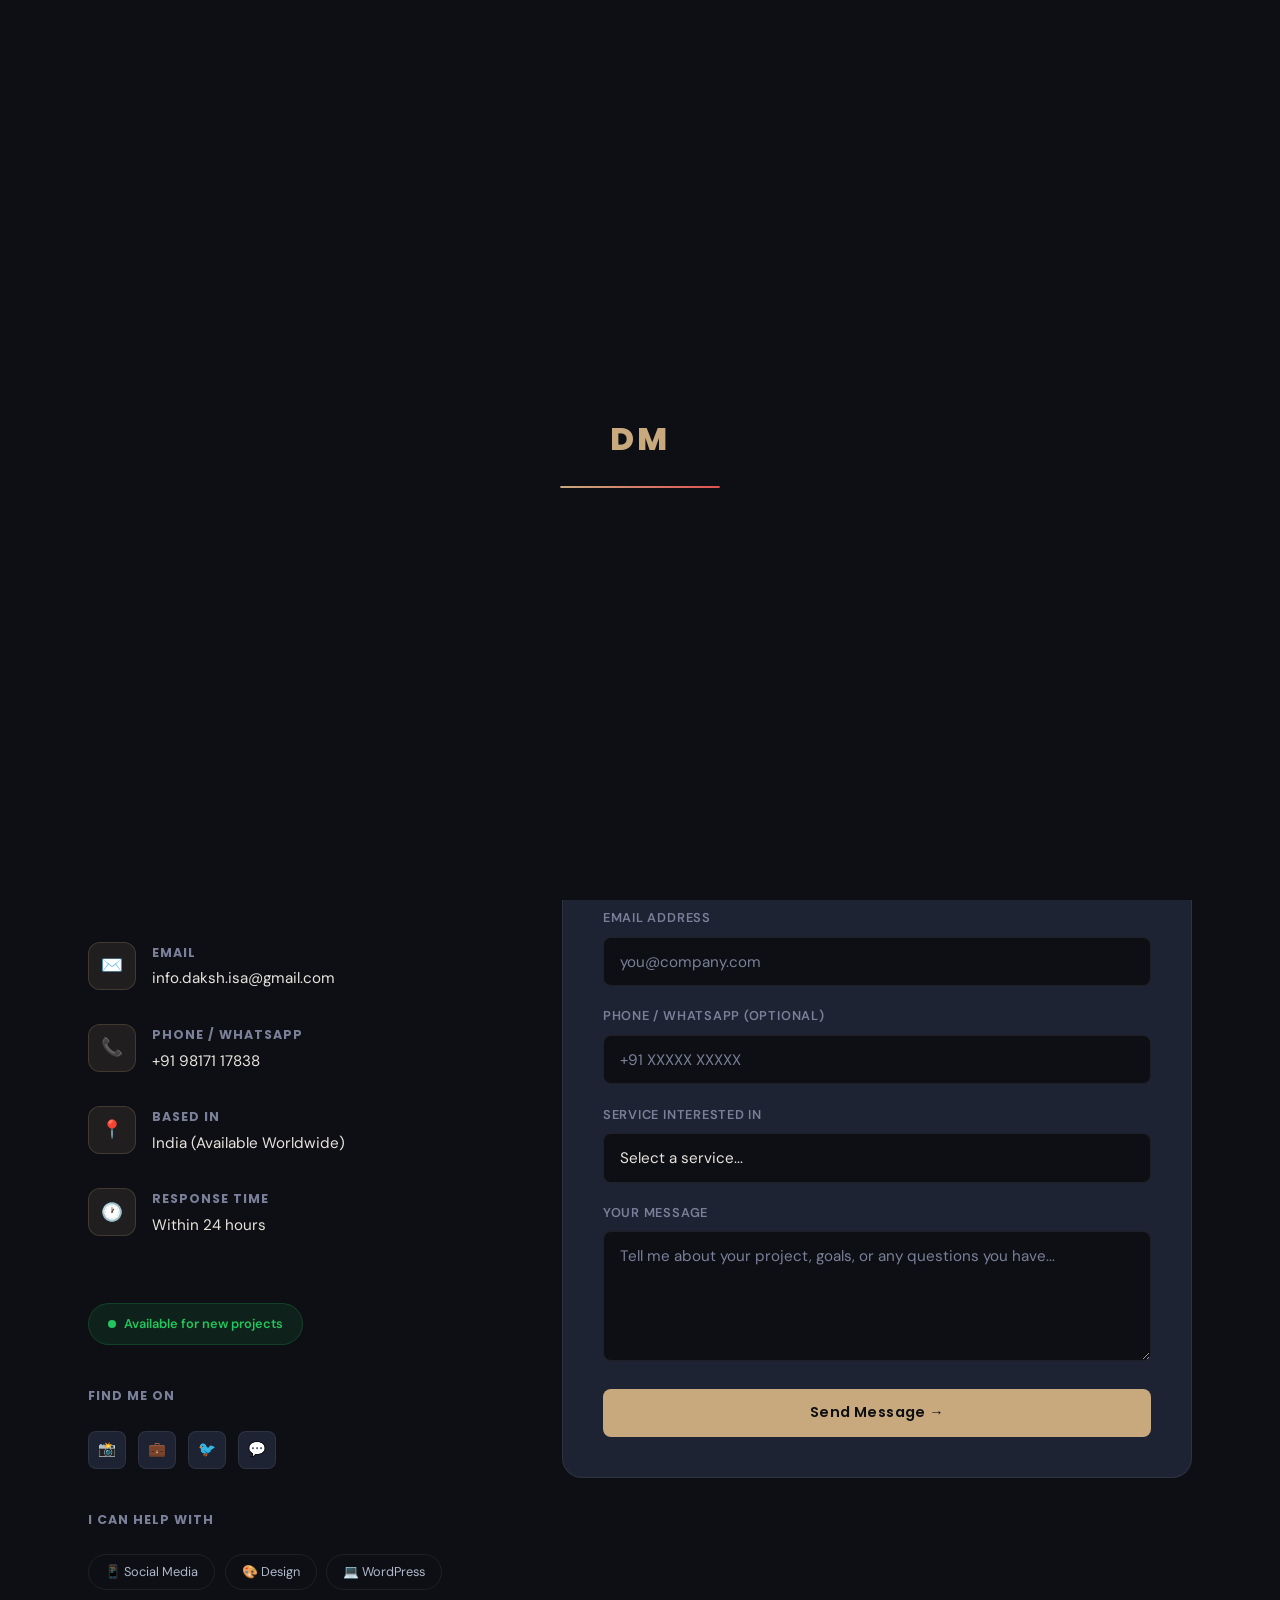
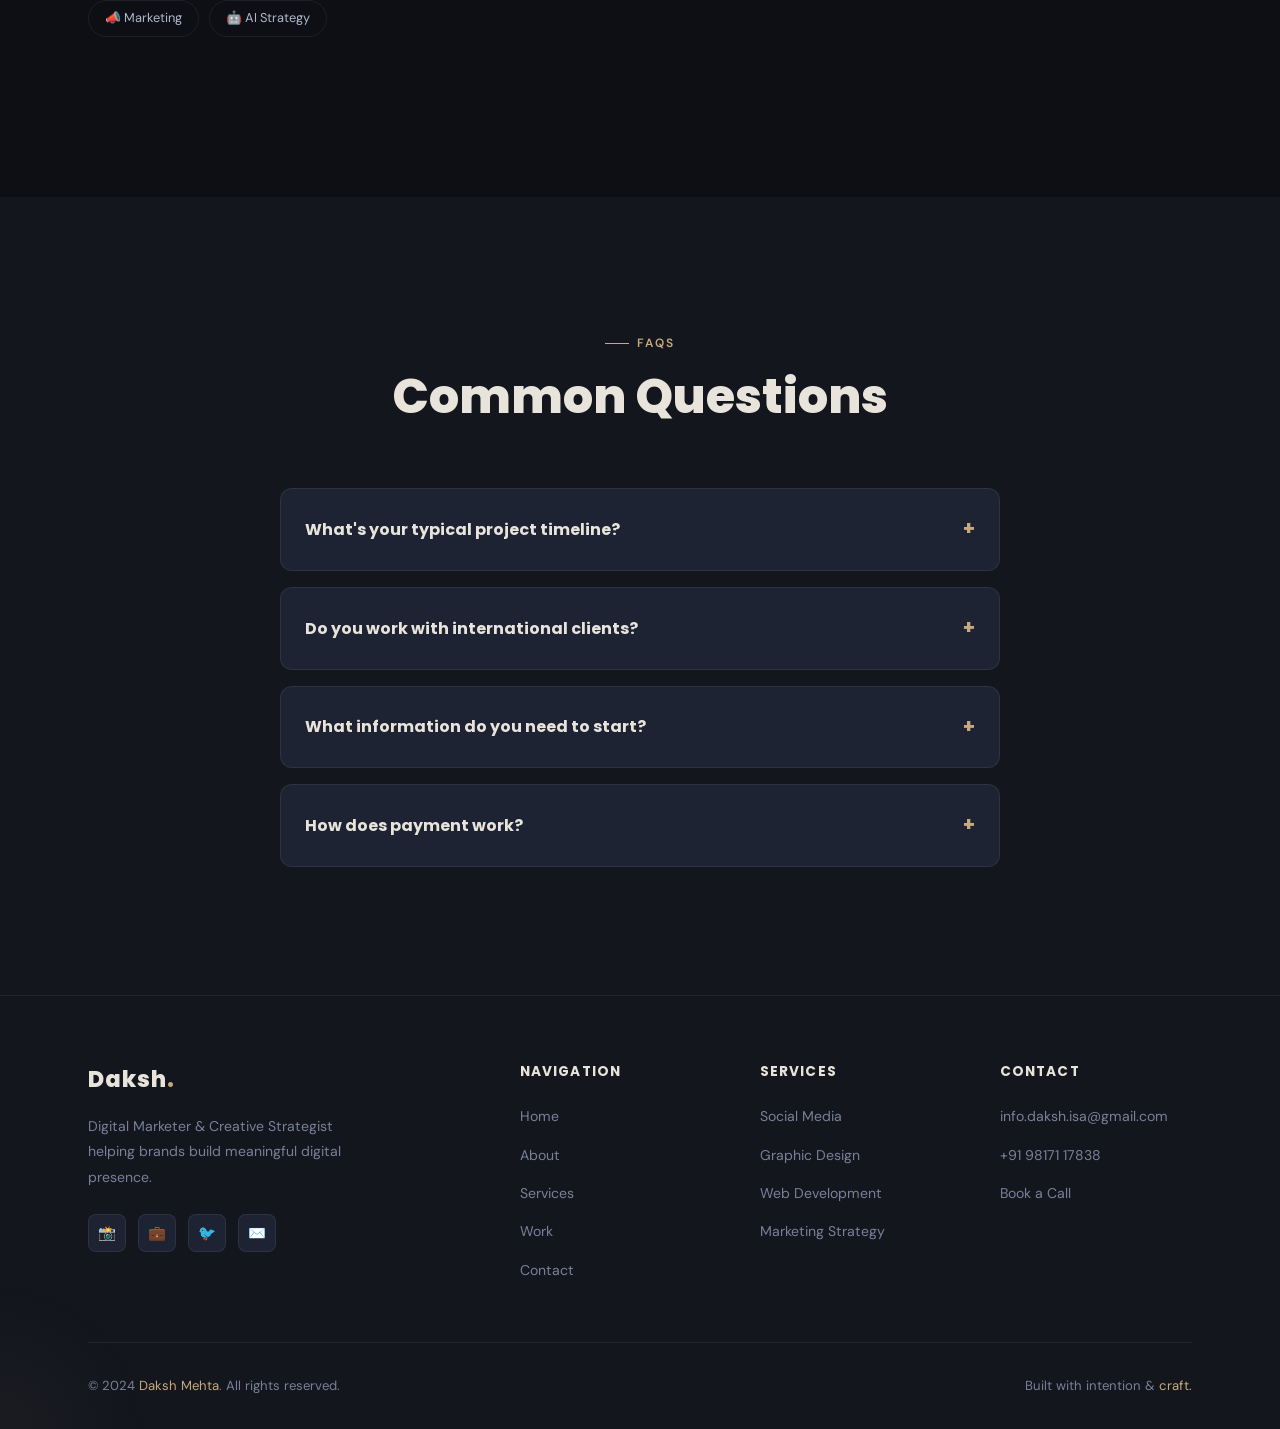
<file: contact.html>
<!DOCTYPE html>
<html lang="en">
<head>
  <meta charset="UTF-8"/>
  <meta name="viewport" content="width=device-width, initial-scale=1.0"/>
  <title>Contact — Daksh Mehta</title>
  <meta name="description" content="Get in touch with Daksh Mehta for digital marketing, design, and web development projects."/>
  <link rel="stylesheet" href="style.css"/>
</head>
<body>

<!-- LOADER -->
<div id="loader">
  <div class="loader-inner">
    <div class="loader-logo">DM</div>
    <div class="loader-bar"><div class="loader-fill"></div></div>
  </div>
</div>

<!-- NAVBAR -->
<nav id="navbar">
  <a href="index.html" class="nav-logo">Daksh<span>.</span></a>
  <ul class="nav-links">
    <li><a href="index.html">Home</a></li>
    <li><a href="about.html">About</a></li>
    <li><a href="services.html">Services</a></li>
    <li><a href="portfolio.html">Work</a></li>
    <li><a href="contact.html" class="nav-cta">Hire Me</a></li>
  </ul>
  <div class="nav-toggle" id="navToggle">
    <span></span><span></span><span></span>
  </div>
</nav>
<div class="mobile-menu">
  <a href="index.html">Home</a>
  <a href="about.html">About</a>
  <a href="services.html">Services</a>
  <a href="portfolio.html">Work</a>
  <a href="contact.html">Hire Me</a>
</div>

<!-- PAGE HERO -->
<section class="page-hero">
  <div class="page-hero-bg"></div>
  <div class="container">
    <div class="page-hero-content">
      <div class="page-breadcrumb anim-1">
        <a href="index.html">Home</a>
        <span class="sep">/</span>
        <span>Contact</span>
      </div>
      <div class="section-tag anim-1">Get In Touch</div>
      <h1 class="page-title anim-2">Let's Build<br>Something <span class="text-accent">Great.</span></h1>
      <p class="page-subtitle anim-3">Have a project in mind, or just want to explore possibilities? I'd love to hear from you. I typically respond within 24 hours.</p>
    </div>
  </div>
</section>

<!-- CONTACT SECTION -->
<section class="contact-section section">
  <div class="container">
    <div class="contact-grid">

      <!-- LEFT: Info -->
      <div class="contact-info reveal-left">
        <div class="section-tag">Contact Details</div>
        <h2 class="section-title" style="margin-top:0.5rem; font-size:clamp(1.6rem,3vw,2.2rem);">Reach Out<br>Anytime.</h2>
        <p style="margin-top:1rem; color:var(--text-muted); line-height:1.8; font-size:0.95rem;">
          Whether you're a startup needing brand presence, a business wanting to scale online, or an agency looking for a reliable collaborator — I'm open to conversations.
        </p>

        <div style="margin-top:2.5rem;">
          <div class="contact-info-item">
            <div class="contact-icon">✉️</div>
            <div>
              <div class="contact-info-label">Email</div>
              <div class="contact-info-val">
                <a href="mailto:info.daksh.isa@gmail.com">info.daksh.isa@gmail.com</a>
              </div>
            </div>
          </div>

          <div class="contact-info-item">
            <div class="contact-icon">📞</div>
            <div>
              <div class="contact-info-label">Phone / WhatsApp</div>
              <div class="contact-info-val">
                <a href="tel:9817117838">+91 98171 17838</a>
              </div>
            </div>
          </div>

          <div class="contact-info-item">
            <div class="contact-icon">📍</div>
            <div>
              <div class="contact-info-label">Based In</div>
              <div class="contact-info-val">India (Available Worldwide)</div>
            </div>
          </div>

          <div class="contact-info-item">
            <div class="contact-icon">🕐</div>
            <div>
              <div class="contact-info-label">Response Time</div>
              <div class="contact-info-val">Within 24 hours</div>
            </div>
          </div>
        </div>

        <!-- Availability badge -->
        <div class="avail-badge">
          <span class="avail-dot"></span>
          Available for new projects
        </div>

        <!-- Social Links -->
        <div style="margin-top:2.5rem;">
          <div class="contact-info-label" style="margin-bottom:1rem;">Find Me On</div>
          <div class="footer-social">
            <a href="#" class="social-icon" title="Instagram">📸</a>
            <a href="#" class="social-icon" title="LinkedIn">💼</a>
            <a href="#" class="social-icon" title="Twitter">🐦</a>
            <a href="#" class="social-icon" title="WhatsApp">💬</a>
          </div>
        </div>

        <!-- Services quick links -->
        <div style="margin-top:2.5rem;">
          <div class="contact-info-label" style="margin-bottom:1rem;">I Can Help With</div>
          <div class="about-pills">
            <span class="pill">📱 Social Media</span>
            <span class="pill">🎨 Design</span>
            <span class="pill">💻 WordPress</span>
            <span class="pill">📣 Marketing</span>
            <span class="pill">🤖 AI Strategy</span>
          </div>
        </div>
      </div>

      <!-- RIGHT: Form -->
      <div class="reveal-right">
        <div class="contact-form-wrap">
          <div class="form-title">Send a Message</div>
          <p class="form-sub">Fill in the details below and I'll get back to you within 24 hours.</p>

          <form id="contactForm" novalidate>
            <div class="form-row">
              <div class="form-group">
                <label for="firstName">First Name</label>
                <input type="text" id="firstName" class="form-control" placeholder="Your first name" required/>
              </div>
              <div class="form-group">
                <label for="lastName">Last Name</label>
                <input type="text" id="lastName" class="form-control" placeholder="Your last name"/>
              </div>
            </div>

            <div class="form-group">
              <label for="email">Email Address</label>
              <input type="email" id="email" class="form-control" placeholder="you@company.com" required/>
            </div>

            <div class="form-group">
              <label for="phone">Phone / WhatsApp (Optional)</label>
              <input type="tel" id="phone" class="form-control" placeholder="+91 XXXXX XXXXX"/>
            </div>

            <div class="form-group">
              <label for="service">Service Interested In</label>
              <select id="service" class="form-control" style="appearance:none; cursor:pointer;">
                <option value="" disabled selected>Select a service...</option>
                <option>Social Media Management</option>
                <option>Graphic Design</option>
                <option>WordPress Website</option>
                <option>Digital Marketing Strategy</option>
                <option>Multiple Services</option>
                <option>Not Sure Yet</option>
              </select>
            </div>

            <div class="form-group">
              <label for="message">Your Message</label>
              <textarea id="message" class="form-control" placeholder="Tell me about your project, goals, or any questions you have..." required></textarea>
            </div>

            <button type="submit" class="btn btn-primary" style="width:100%; justify-content:center;">
              Send Message →
            </button>
          </form>

          <div class="form-success">
            <div style="font-size:2rem; margin-bottom:0.5rem;">✅</div>
            <strong>Message sent!</strong><br>
            Thanks for reaching out, I'll get back to you within 24 hours.
          </div>
        </div>
      </div>

    </div>
  </div>
</section>

<!-- FAQ Section -->
<section class="section" style="background:var(--bg2);">
  <div class="container">
    <div class="skills-header reveal" style="text-align:center;">
      <div class="section-tag">FAQs</div>
      <h2 class="section-title">Common Questions</h2>
    </div>
    <div style="max-width:720px; margin:3rem auto 0; display:flex; flex-direction:column; gap:1rem;">

      <details class="faq-item reveal" style="background:var(--surface); border:1px solid var(--border); border-radius:var(--radius); padding:1.5rem; cursor:pointer; transition:all var(--transition);">
        <summary style="font-family:var(--font-head); font-size:1rem; font-weight:700; cursor:pointer; list-style:none; display:flex; justify-content:space-between; align-items:center;">
          What's your typical project timeline?
          <span style="color:var(--accent); font-size:1.2rem;">+</span>
        </summary>
        <p style="margin-top:1rem; font-size:0.92rem; color:var(--text-muted); line-height:1.8;">
          It depends on the scope. A social media package takes 3–5 days to set up. A WordPress website typically takes 1–3 weeks. Design packages can be delivered in 3–7 days. I'll always give you a clear timeline before we start.
        </p>
      </details>

      <details class="faq-item reveal" style="background:var(--surface); border:1px solid var(--border); border-radius:var(--radius); padding:1.5rem; cursor:pointer; transition:all var(--transition);">
        <summary style="font-family:var(--font-head); font-size:1rem; font-weight:700; cursor:pointer; list-style:none; display:flex; justify-content:space-between; align-items:center;">
          Do you work with international clients?
          <span style="color:var(--accent); font-size:1.2rem;">+</span>
        </summary>
        <p style="margin-top:1rem; font-size:0.92rem; color:var(--text-muted); line-height:1.8;">
          Absolutely. I work remotely with clients worldwide. Communication happens via email, WhatsApp, or video calls — whatever works best for you across time zones.
        </p>
      </details>

      <details class="faq-item reveal" style="background:var(--surface); border:1px solid var(--border); border-radius:var(--radius); padding:1.5rem; cursor:pointer; transition:all var(--transition);">
        <summary style="font-family:var(--font-head); font-size:1rem; font-weight:700; cursor:pointer; list-style:none; display:flex; justify-content:space-between; align-items:center;">
          What information do you need to start?
          <span style="color:var(--accent); font-size:1.2rem;">+</span>
        </summary>
        <p style="margin-top:1rem; font-size:0.92rem; color:var(--text-muted); line-height:1.8;">
          Just send me a message with a brief description of what you need, your business/brand, and your goals. I'll ask follow-up questions in our first call. No need to have everything figured out before reaching out.
        </p>
      </details>

      <details class="faq-item reveal" style="background:var(--surface); border:1px solid var(--border); border-radius:var(--radius); padding:1.5rem; cursor:pointer; transition:all var(--transition);">
        <summary style="font-family:var(--font-head); font-size:1rem; font-weight:700; cursor:pointer; list-style:none; display:flex; justify-content:space-between; align-items:center;">
          How does payment work?
          <span style="color:var(--accent); font-size:1.2rem;">+</span>
        </summary>
        <p style="margin-top:1rem; font-size:0.92rem; color:var(--text-muted); line-height:1.8;">
          I typically work with a 50% upfront deposit and 50% on completion for project-based work. Monthly retainers are billed at the start of each month. Payment methods are discussed during the onboarding process.
        </p>
      </details>

    </div>
  </div>
</section>

<!-- FOOTER -->
<footer>
  <div class="container">
    <div class="footer-grid">
      <div class="footer-brand">
        <div class="nav-logo">Daksh<span style="color:var(--accent);">.</span></div>
        <p>Digital Marketer &amp; Creative Strategist helping brands build meaningful digital presence.</p>
        <div class="footer-social">
          <a href="#" class="social-icon">📸</a>
          <a href="#" class="social-icon">💼</a>
          <a href="#" class="social-icon">🐦</a>
          <a href="#" class="social-icon">✉️</a>
        </div>
      </div>
      <div class="footer-col">
        <h4>Navigation</h4>
        <ul>
          <li><a href="index.html">Home</a></li>
          <li><a href="about.html">About</a></li>
          <li><a href="services.html">Services</a></li>
          <li><a href="portfolio.html">Work</a></li>
          <li><a href="contact.html">Contact</a></li>
        </ul>
      </div>
      <div class="footer-col">
        <h4>Services</h4>
        <ul>
          <li><a href="services.html">Social Media</a></li>
          <li><a href="services.html">Graphic Design</a></li>
          <li><a href="services.html">Web Development</a></li>
          <li><a href="services.html">Marketing Strategy</a></li>
        </ul>
      </div>
      <div class="footer-col">
        <h4>Contact</h4>
        <ul>
          <li><a href="mailto:info.daksh.isa@gmail.com">info.daksh.isa@gmail.com</a></li>
          <li><a href="tel:9817117838">+91 98171 17838</a></li>
          <li><a href="contact.html">Book a Call</a></li>
        </ul>
      </div>
    </div>
    <div class="footer-bottom">
      <div class="footer-copy">© 2024 <span>Daksh Mehta</span>. All rights reserved.</div>
      <div class="footer-copy">Built with intention &amp; <span>craft.</span></div>
    </div>
  </div>
</footer>

<script src="script.js"></script>
</body>
</html>
</file>
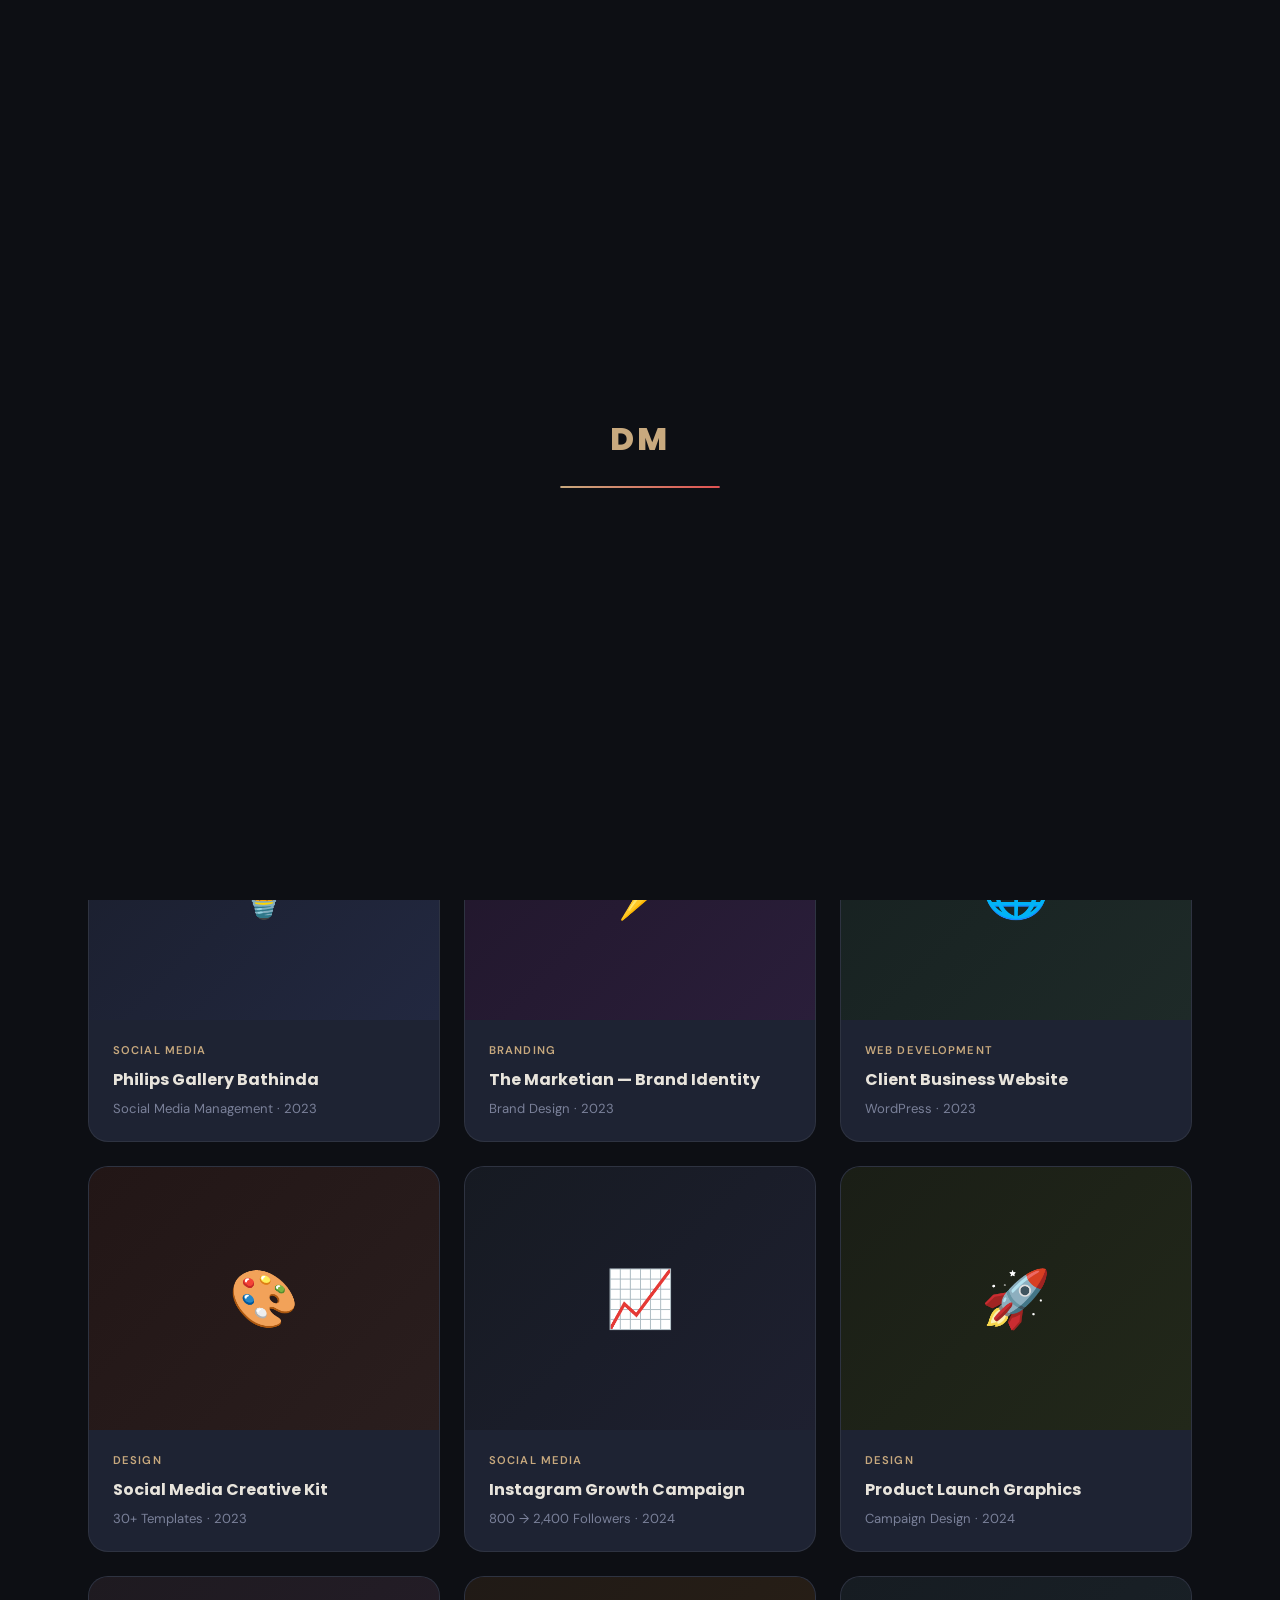
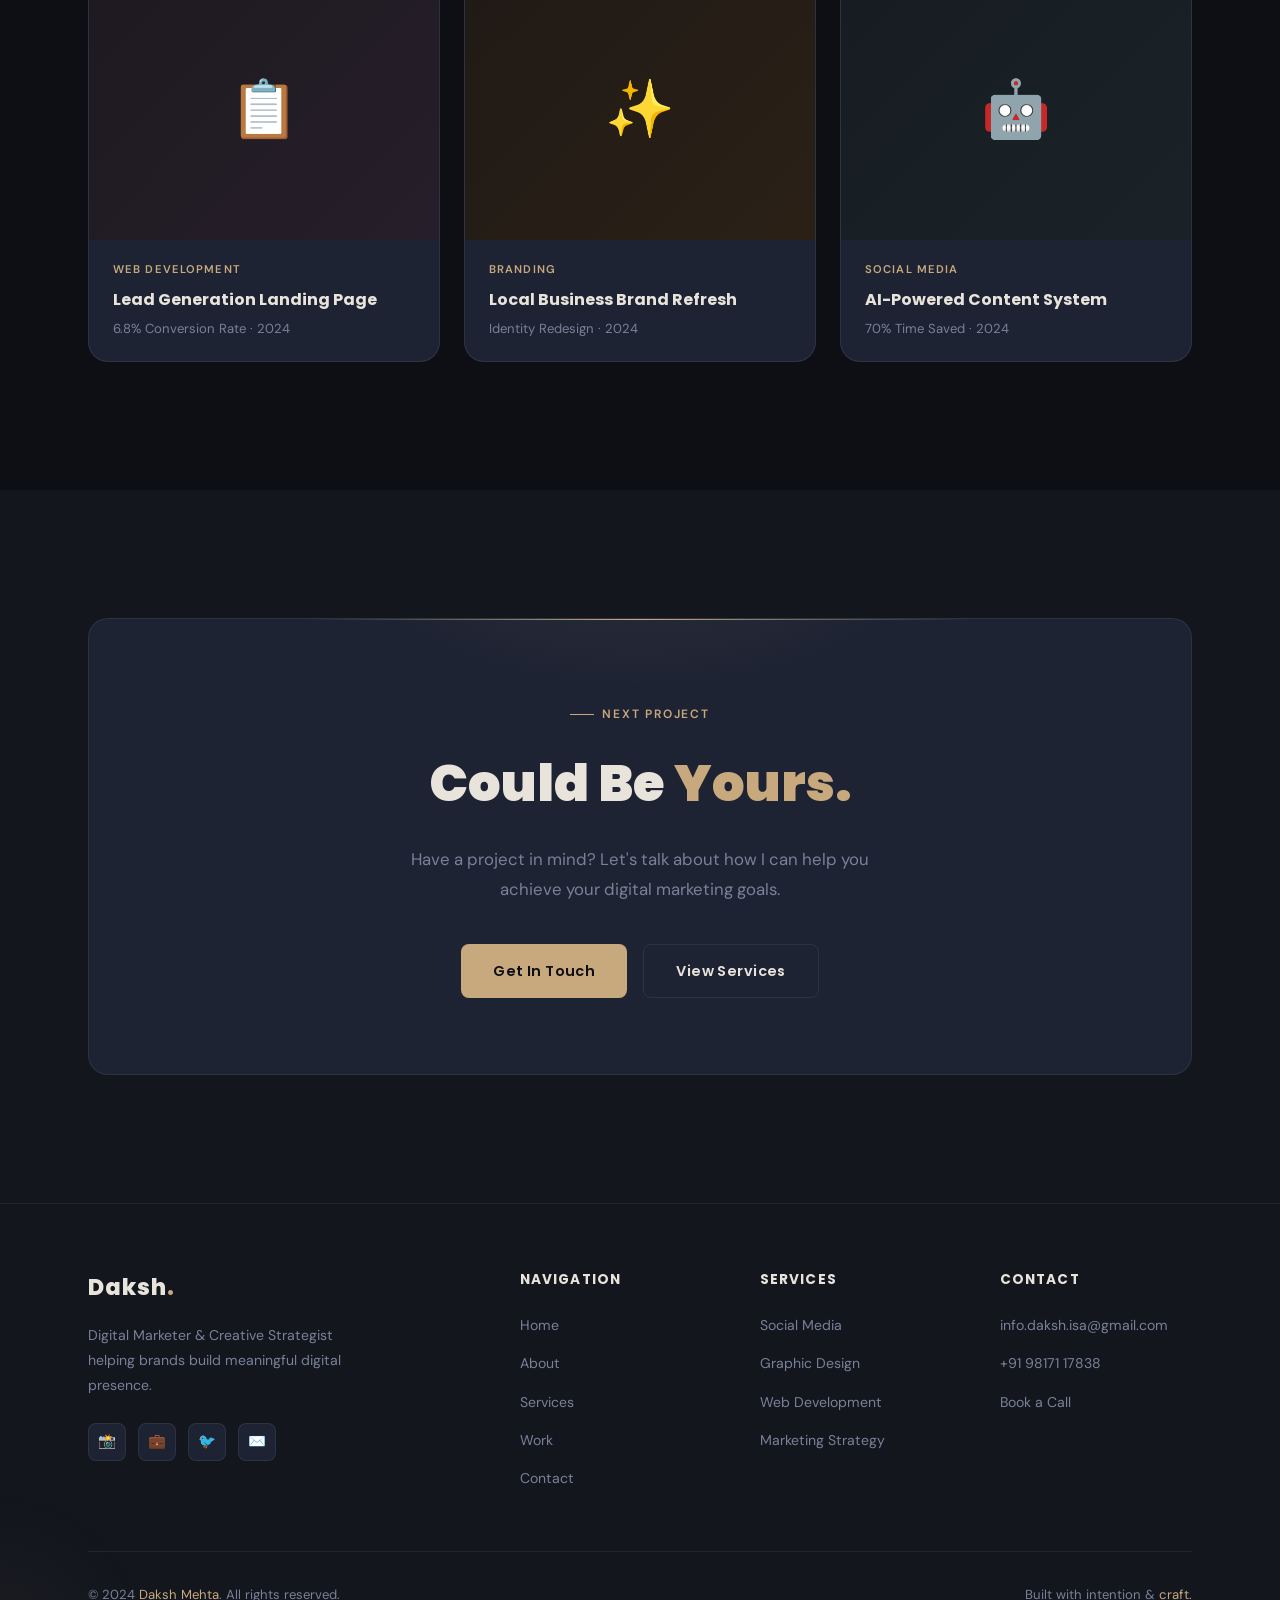
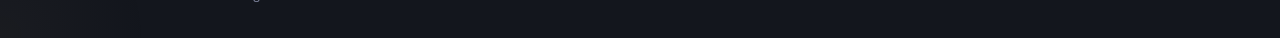
<file: portfolio.html>
<!DOCTYPE html>
<html lang="en">
<head>
  <meta charset="UTF-8"/>
  <meta name="viewport" content="width=device-width, initial-scale=1.0"/>
  <title>Portfolio — Daksh Mehta</title>
  <meta name="description" content="Explore Daksh Mehta's portfolio — social media campaigns, graphic design, and WordPress websites."/>
  <link rel="stylesheet" href="style.css"/>
</head>
<body>

<!-- LOADER -->
<div id="loader">
  <div class="loader-inner">
    <div class="loader-logo">DM</div>
    <div class="loader-bar"><div class="loader-fill"></div></div>
  </div>
</div>

<!-- NAVBAR -->
<nav id="navbar">
  <a href="index.html" class="nav-logo">Daksh<span>.</span></a>
  <ul class="nav-links">
    <li><a href="index.html">Home</a></li>
    <li><a href="about.html">About</a></li>
    <li><a href="services.html">Services</a></li>
    <li><a href="portfolio.html">Work</a></li>
    <li><a href="contact.html" class="nav-cta">Hire Me</a></li>
  </ul>
  <div class="nav-toggle" id="navToggle">
    <span></span><span></span><span></span>
  </div>
</nav>
<div class="mobile-menu">
  <a href="index.html">Home</a>
  <a href="about.html">About</a>
  <a href="services.html">Services</a>
  <a href="portfolio.html">Work</a>
  <a href="contact.html">Hire Me</a>
</div>

<!-- PAGE HERO -->
<section class="page-hero">
  <div class="page-hero-bg"></div>
  <div class="container">
    <div class="page-hero-content">
      <div class="page-breadcrumb anim-1">
        <a href="index.html">Home</a>
        <span class="sep">/</span>
        <span>Portfolio</span>
      </div>
      <div class="section-tag anim-1">My Work</div>
      <h1 class="page-title anim-2">Projects That<br>Speak for <span class="text-accent">Themselves</span></h1>
      <p class="page-subtitle anim-3">A curated selection of social media campaigns, design work, and web projects delivered for real clients.</p>
    </div>
  </div>
</section>

<!-- PORTFOLIO SECTION -->
<section class="section" style="background:var(--bg);">
  <div class="container">

    <!-- Filter -->
    <div class="portfolio-filter reveal">
      <button class="filter-btn active" data-filter="all">All Work</button>
      <button class="filter-btn" data-filter="social">Social Media</button>
      <button class="filter-btn" data-filter="design">Design</button>
      <button class="filter-btn" data-filter="web">Websites</button>
      <button class="filter-btn" data-filter="branding">Branding</button>
    </div>

    <!-- Grid -->
    <div class="portfolio-grid">

      <!-- 1 -->
      <div class="portfolio-item reveal" data-cat="social"
        data-modal="true"
        data-title="Philips Gallery — Social Media Campaign"
        data-desc="A complete social media overhaul for Philips Gallery Bathinda — a premium lighting showroom. I built their content strategy from scratch, designed all post templates, wrote captions, and managed daily posting. Result: 3x engagement increase in 3 months and a consistent brand voice across Instagram and Facebook."
        data-emoji="💡"
        data-cat-label="Social Media"
        data-tags="Instagram,Facebook,Content Strategy,Copywriting">
        <div class="portfolio-thumb" style="background:linear-gradient(135deg,#1a1e2c,#222840);">
          <span>💡</span>
          <div class="portfolio-hover-layer"><span class="view-badge">View Details</span></div>
        </div>
        <div class="portfolio-info">
          <div class="portfolio-cat">Social Media</div>
          <div class="portfolio-name">Philips Gallery Bathinda</div>
          <div class="portfolio-meta">Social Media Management · 2023</div>
        </div>
      </div>

      <!-- 2 -->
      <div class="portfolio-item reveal" data-cat="branding"
        data-modal="true"
        data-title="The Marketian — Agency Brand Identity"
        data-desc="Built the complete brand identity for The Marketian — my own digital marketing agency. This included logo design, brand colour palette, typography selection, brand guidelines document, business card design, and the full social media aesthetic."
        data-emoji="⚡"
        data-cat-label="Branding"
        data-tags="Logo Design,Brand Identity,Guidelines,Agency">
        <div class="portfolio-thumb" style="background:linear-gradient(135deg,#20162a,#2a1e3a);">
          <span>⚡</span>
          <div class="portfolio-hover-layer"><span class="view-badge">View Details</span></div>
        </div>
        <div class="portfolio-info">
          <div class="portfolio-cat">Branding</div>
          <div class="portfolio-name">The Marketian — Brand Identity</div>
          <div class="portfolio-meta">Brand Design · 2023</div>
        </div>
      </div>

      <!-- 3 -->
      <div class="portfolio-item reveal" data-cat="web"
        data-modal="true"
        data-title="Client Business Website — WordPress"
        data-desc="Designed and developed a custom WordPress website for a local business client. The site features a clean, modern layout, SEO-optimised structure, fast loading speed, contact form integration, and mobile-responsive design. The client saw a 40% increase in inquiry form submissions within the first month."
        data-emoji="🌐"
        data-cat-label="Web Development"
        data-tags="WordPress,Web Design,SEO,Responsive">
        <div class="portfolio-thumb" style="background:linear-gradient(135deg,#162020,#1e2a28);">
          <span>🌐</span>
          <div class="portfolio-hover-layer"><span class="view-badge">View Details</span></div>
        </div>
        <div class="portfolio-info">
          <div class="portfolio-cat">Web Development</div>
          <div class="portfolio-name">Client Business Website</div>
          <div class="portfolio-meta">WordPress · 2023</div>
        </div>
      </div>

      <!-- 4 -->
      <div class="portfolio-item reveal" data-cat="design"
        data-modal="true"
        data-title="Social Media Creative Kit"
        data-desc="Created a complete social media creative suite for a local lifestyle business. Delivered 30+ ready-to-use post templates across multiple formats: square posts, stories, reels covers, highlight icons, and a full brand colour/font system. All designs are editable in Canva."
        data-emoji="🎨"
        data-cat-label="Graphic Design"
        data-tags="Canva,Templates,Social Media,Brand Kit">
        <div class="portfolio-thumb" style="background:linear-gradient(135deg,#221616,#2a1e1e);">
          <span>🎨</span>
          <div class="portfolio-hover-layer"><span class="view-badge">View Details</span></div>
        </div>
        <div class="portfolio-info">
          <div class="portfolio-cat">Design</div>
          <div class="portfolio-name">Social Media Creative Kit</div>
          <div class="portfolio-meta">30+ Templates · 2023</div>
        </div>
      </div>

      <!-- 5 -->
      <div class="portfolio-item reveal" data-cat="social"
        data-modal="true"
        data-title="Instagram Growth Campaign"
        data-desc="Ran a 60-day Instagram growth campaign for a small business client. Implemented a strategic content mix of educational posts, behind-the-scenes content, and promotional offers. Combined with consistent posting and engagement tactics, the account grew from 800 to 2,400 followers organically."
        data-emoji="📈"
        data-cat-label="Social Media"
        data-tags="Instagram,Growth,Content Calendar,Organic">
        <div class="portfolio-thumb" style="background:linear-gradient(135deg,#161a22,#1e2030);">
          <span>📈</span>
          <div class="portfolio-hover-layer"><span class="view-badge">View Details</span></div>
        </div>
        <div class="portfolio-info">
          <div class="portfolio-cat">Social Media</div>
          <div class="portfolio-name">Instagram Growth Campaign</div>
          <div class="portfolio-meta">800 → 2,400 Followers · 2024</div>
        </div>
      </div>

      <!-- 6 -->
      <div class="portfolio-item reveal" data-cat="design"
        data-modal="true"
        data-title="Product Launch Campaign Graphics"
        data-desc="Designed a complete graphics package for a product launch campaign — including announcement posts, countdown stories, launch day graphics, and post-launch testimonial templates. The campaign visuals maintained brand consistency while creating excitement and urgency."
        data-emoji="🚀"
        data-cat-label="Graphic Design"
        data-tags="Campaign Design,Product Launch,Stories,Graphics">
        <div class="portfolio-thumb" style="background:linear-gradient(135deg,#1a1e16,#22281a);">
          <span>🚀</span>
          <div class="portfolio-hover-layer"><span class="view-badge">View Details</span></div>
        </div>
        <div class="portfolio-info">
          <div class="portfolio-cat">Design</div>
          <div class="portfolio-name">Product Launch Graphics</div>
          <div class="portfolio-meta">Campaign Design · 2024</div>
        </div>
      </div>

      <!-- 7 -->
      <div class="portfolio-item reveal" data-cat="web"
        data-modal="true"
        data-title="Landing Page — Lead Generation"
        data-desc="Built a high-converting landing page for a service-based client's lead generation campaign. The page featured a compelling headline, benefit-focused copy, social proof section, and optimised contact form. Achieved a 6.8% conversion rate from paid traffic."
        data-emoji="📋"
        data-cat-label="Web Development"
        data-tags="Landing Page,WordPress,Conversion,Lead Gen">
        <div class="portfolio-thumb" style="background:linear-gradient(135deg,#1e1a20,#261e2a);">
          <span>📋</span>
          <div class="portfolio-hover-layer"><span class="view-badge">View Details</span></div>
        </div>
        <div class="portfolio-info">
          <div class="portfolio-cat">Web Development</div>
          <div class="portfolio-name">Lead Generation Landing Page</div>
          <div class="portfolio-meta">6.8% Conversion Rate · 2024</div>
        </div>
      </div>

      <!-- 8 -->
      <div class="portfolio-item reveal" data-cat="branding"
        data-modal="true"
        data-title="Local Business Brand Refresh"
        data-desc="Refreshed the visual identity of a local business that had outdated branding. New logo, updated colour palette, redesigned business cards, and a refreshed social media look. The client reported that customers started complimenting their 'new look' within weeks."
        data-emoji="✨"
        data-cat-label="Branding"
        data-tags="Brand Refresh,Logo,Identity,Print">
        <div class="portfolio-thumb" style="background:linear-gradient(135deg,#201a16,#2a2016);">
          <span>✨</span>
          <div class="portfolio-hover-layer"><span class="view-badge">View Details</span></div>
        </div>
        <div class="portfolio-info">
          <div class="portfolio-cat">Branding</div>
          <div class="portfolio-name">Local Business Brand Refresh</div>
          <div class="portfolio-meta">Identity Redesign · 2024</div>
        </div>
      </div>

      <!-- 9 -->
      <div class="portfolio-item reveal" data-cat="social"
        data-modal="true"
        data-title="AI-Powered Content System"
        data-desc="Built a scalable content creation system using AI tools (ChatGPT + Claude) for a client struggling with content consistency. Created a reusable prompt library, content framework, and publishing workflow that reduced their content creation time by 70% while maintaining quality."
        data-emoji="🤖"
        data-cat-label="Social Media"
        data-tags="AI Tools,Content System,Automation,ChatGPT,Claude">
        <div class="portfolio-thumb" style="background:linear-gradient(135deg,#161c22,#1a2228);">
          <span>🤖</span>
          <div class="portfolio-hover-layer"><span class="view-badge">View Details</span></div>
        </div>
        <div class="portfolio-info">
          <div class="portfolio-cat">Social Media</div>
          <div class="portfolio-name">AI-Powered Content System</div>
          <div class="portfolio-meta">70% Time Saved · 2024</div>
        </div>
      </div>

    </div>
  </div>
</section>

<!-- MODAL -->
<div class="modal-overlay" id="portfolioModal">
  <div class="modal-box">
    <button class="modal-close" aria-label="Close modal">✕</button>
    <div class="modal-thumb">
      <span id="modal-thumb-emoji" style="font-size:4rem;">🎨</span>
    </div>
    <div class="project-tags modal-tags" id="modal-tags"></div>
    <h2 class="modal-title" id="modal-title">Project Title</h2>
    <p class="modal-desc" id="modal-desc">Description</p>
    <div style="margin-top:1.5rem;">
      <a href="contact.html" class="btn btn-primary" style="font-size:0.85rem; padding:0.7rem 1.5rem;">Start a Similar Project</a>
    </div>
  </div>
</div>

<!-- CTA -->
<section class="cta-section section" style="background:var(--bg2);">
  <div class="container">
    <div class="cta-inner reveal">
      <div class="cta-glow"></div>
      <div class="section-tag" style="justify-content:center;">Next Project</div>
      <h2 class="cta-title">Could Be <span class="text-accent">Yours.</span></h2>
      <p class="cta-sub">Have a project in mind? Let's talk about how I can help you achieve your digital marketing goals.</p>
      <div class="cta-actions">
        <a href="contact.html" class="btn btn-primary">Get In Touch</a>
        <a href="services.html" class="btn btn-outline">View Services</a>
      </div>
    </div>
  </div>
</section>

<!-- FOOTER -->
<footer>
  <div class="container">
    <div class="footer-grid">
      <div class="footer-brand">
        <div class="nav-logo">Daksh<span style="color:var(--accent);">.</span></div>
        <p>Digital Marketer &amp; Creative Strategist helping brands build meaningful digital presence.</p>
        <div class="footer-social">
          <a href="#" class="social-icon">📸</a>
          <a href="#" class="social-icon">💼</a>
          <a href="#" class="social-icon">🐦</a>
          <a href="#" class="social-icon">✉️</a>
        </div>
      </div>
      <div class="footer-col">
        <h4>Navigation</h4>
        <ul>
          <li><a href="index.html">Home</a></li>
          <li><a href="about.html">About</a></li>
          <li><a href="services.html">Services</a></li>
          <li><a href="portfolio.html">Work</a></li>
          <li><a href="contact.html">Contact</a></li>
        </ul>
      </div>
      <div class="footer-col">
        <h4>Services</h4>
        <ul>
          <li><a href="services.html">Social Media</a></li>
          <li><a href="services.html">Graphic Design</a></li>
          <li><a href="services.html">Web Development</a></li>
          <li><a href="services.html">Marketing Strategy</a></li>
        </ul>
      </div>
      <div class="footer-col">
        <h4>Contact</h4>
        <ul>
          <li><a href="mailto:info.daksh.isa@gmail.com">info.daksh.isa@gmail.com</a></li>
          <li><a href="tel:9817117838">+91 98171 17838</a></li>
          <li><a href="contact.html">Book a Call</a></li>
        </ul>
      </div>
    </div>
    <div class="footer-bottom">
      <div class="footer-copy">© 2024 <span>Daksh Mehta</span>. All rights reserved.</div>
      <div class="footer-copy">Built with intention &amp; <span>craft.</span></div>
    </div>
  </div>
</footer>

<script src="script.js"></script>
</body>
</html>
</file>
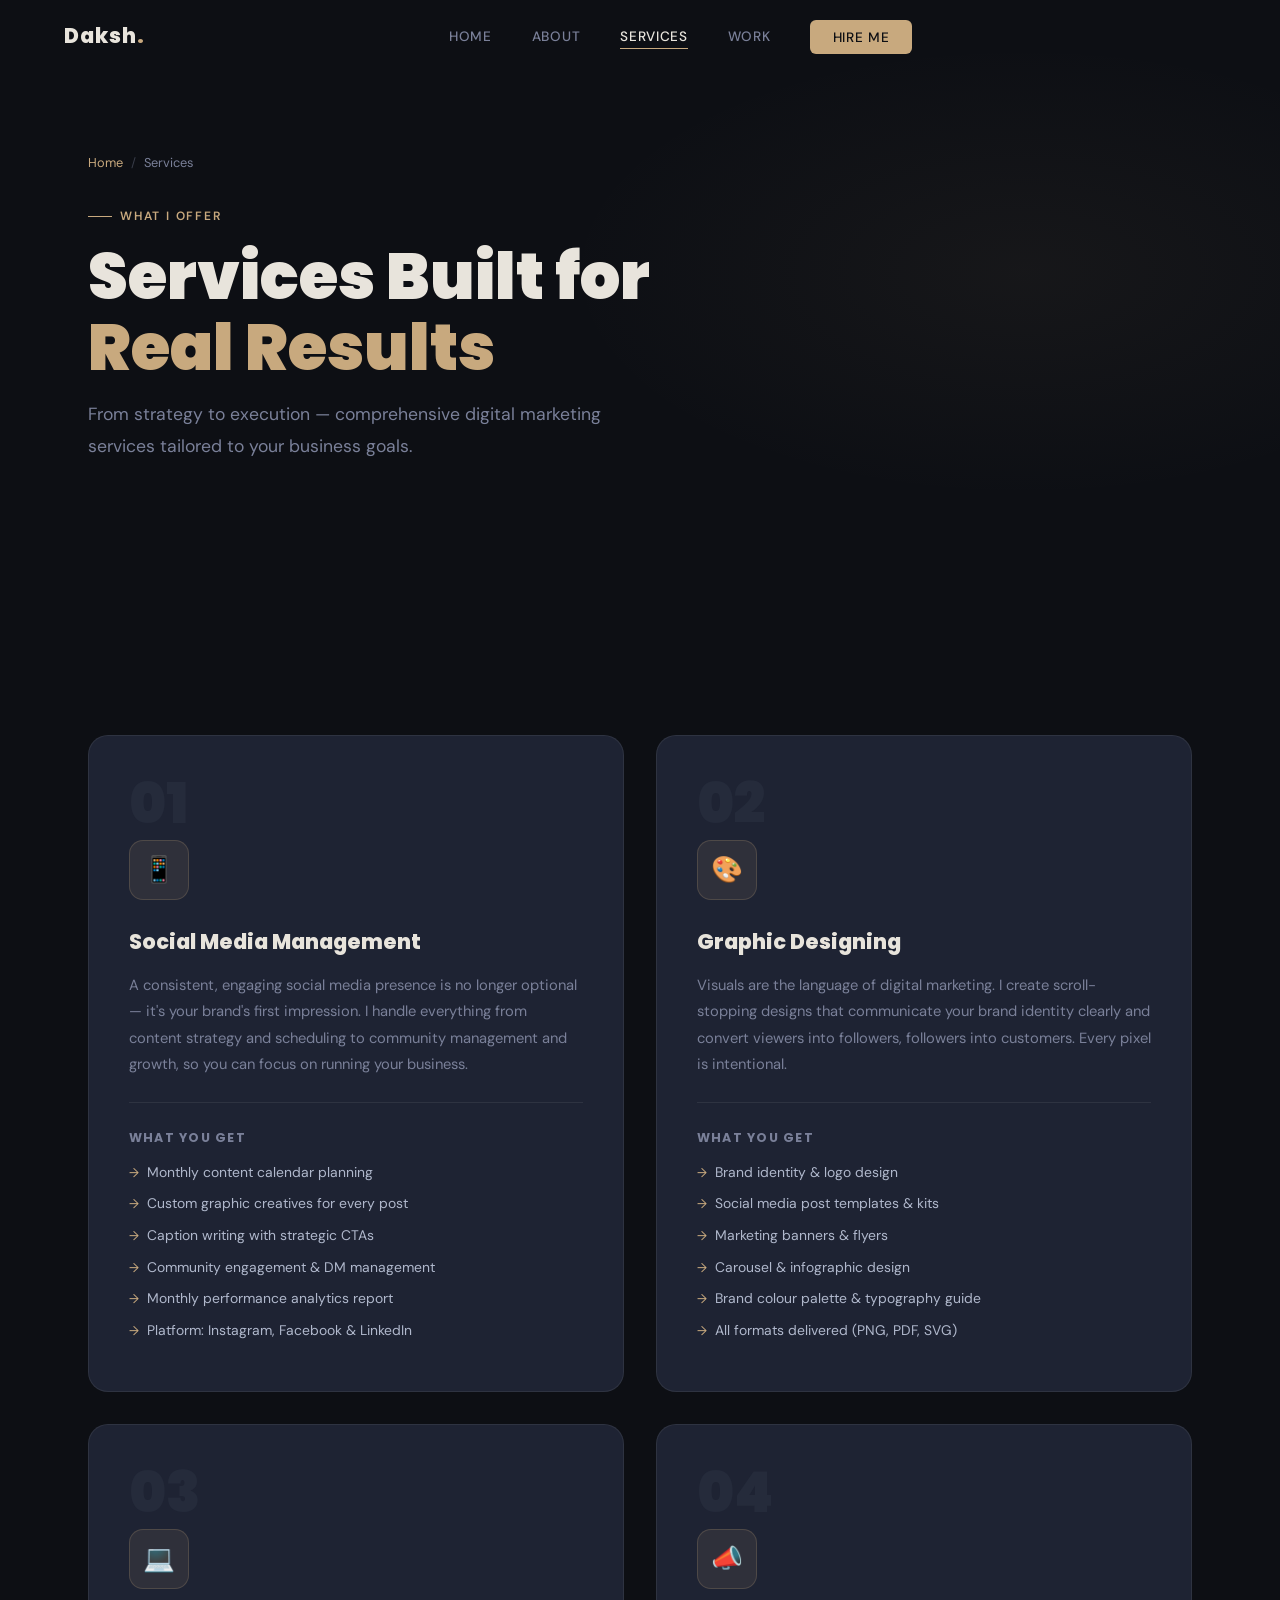
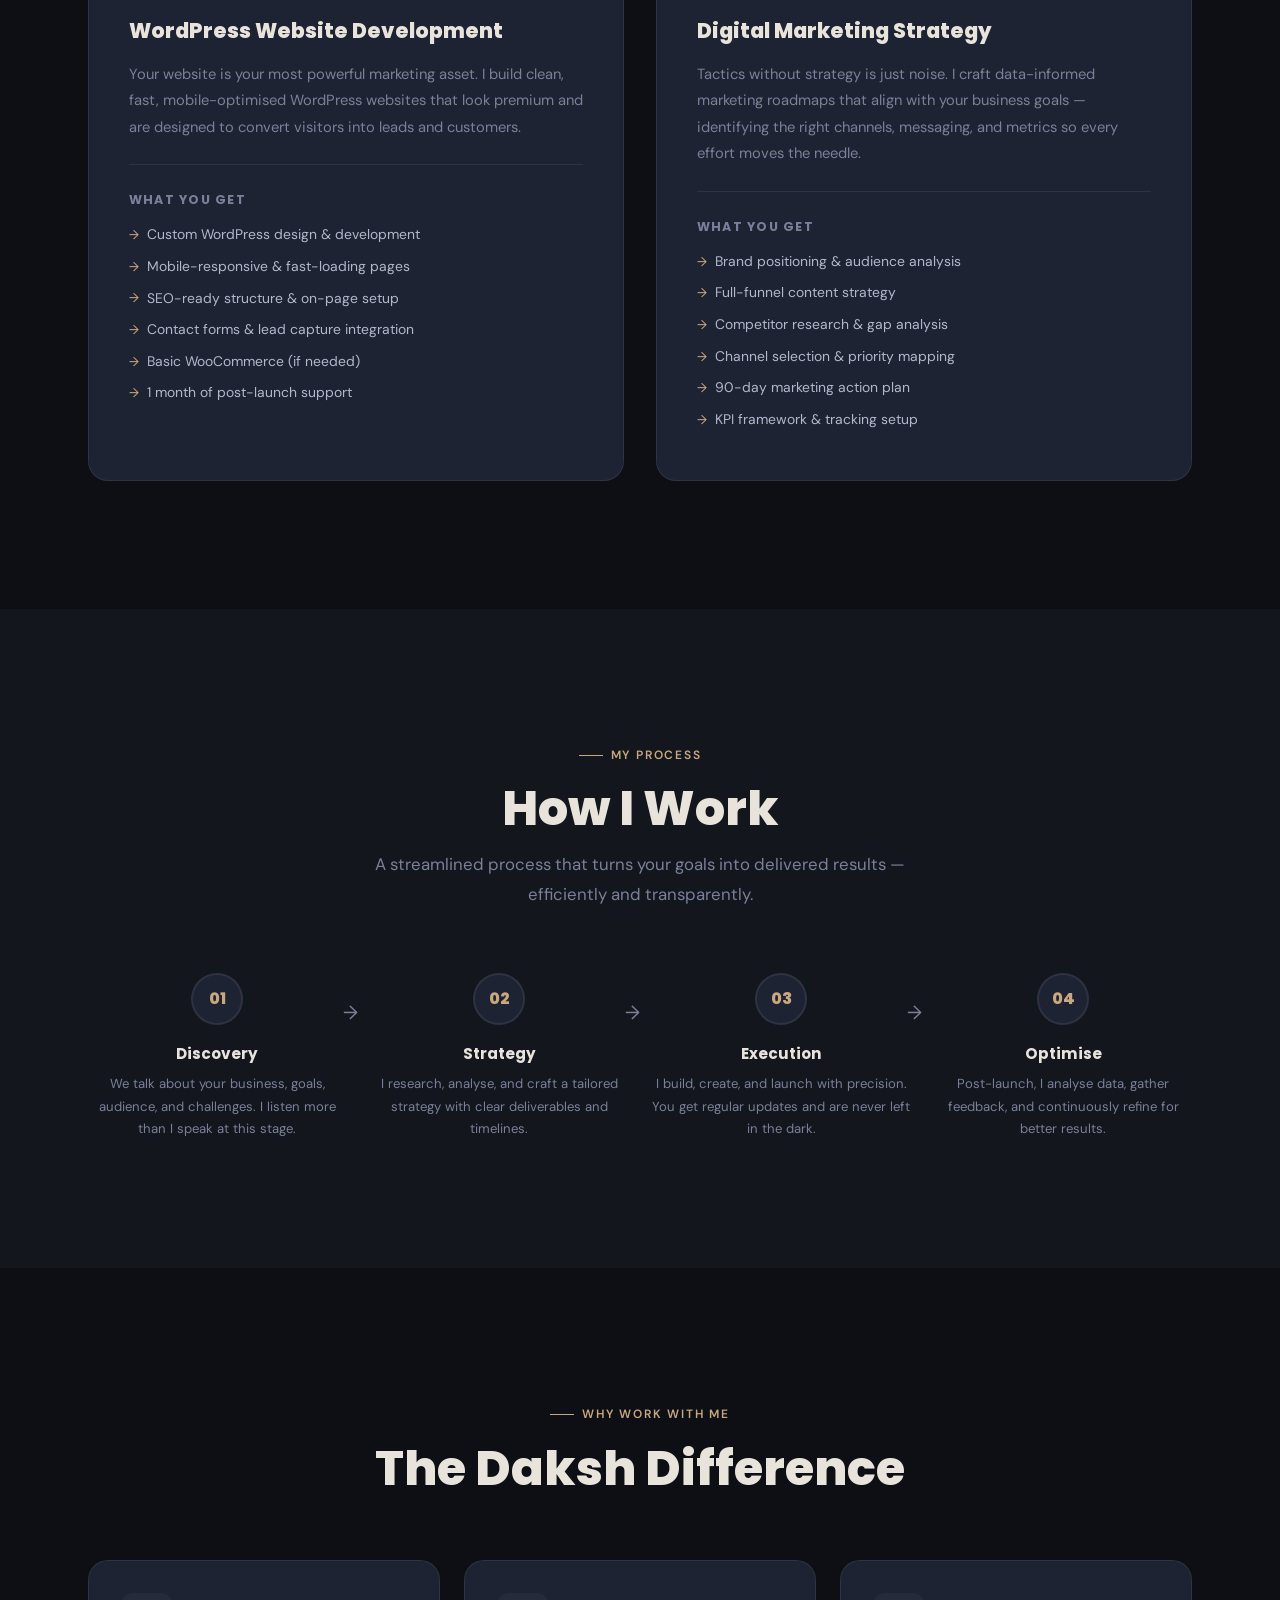
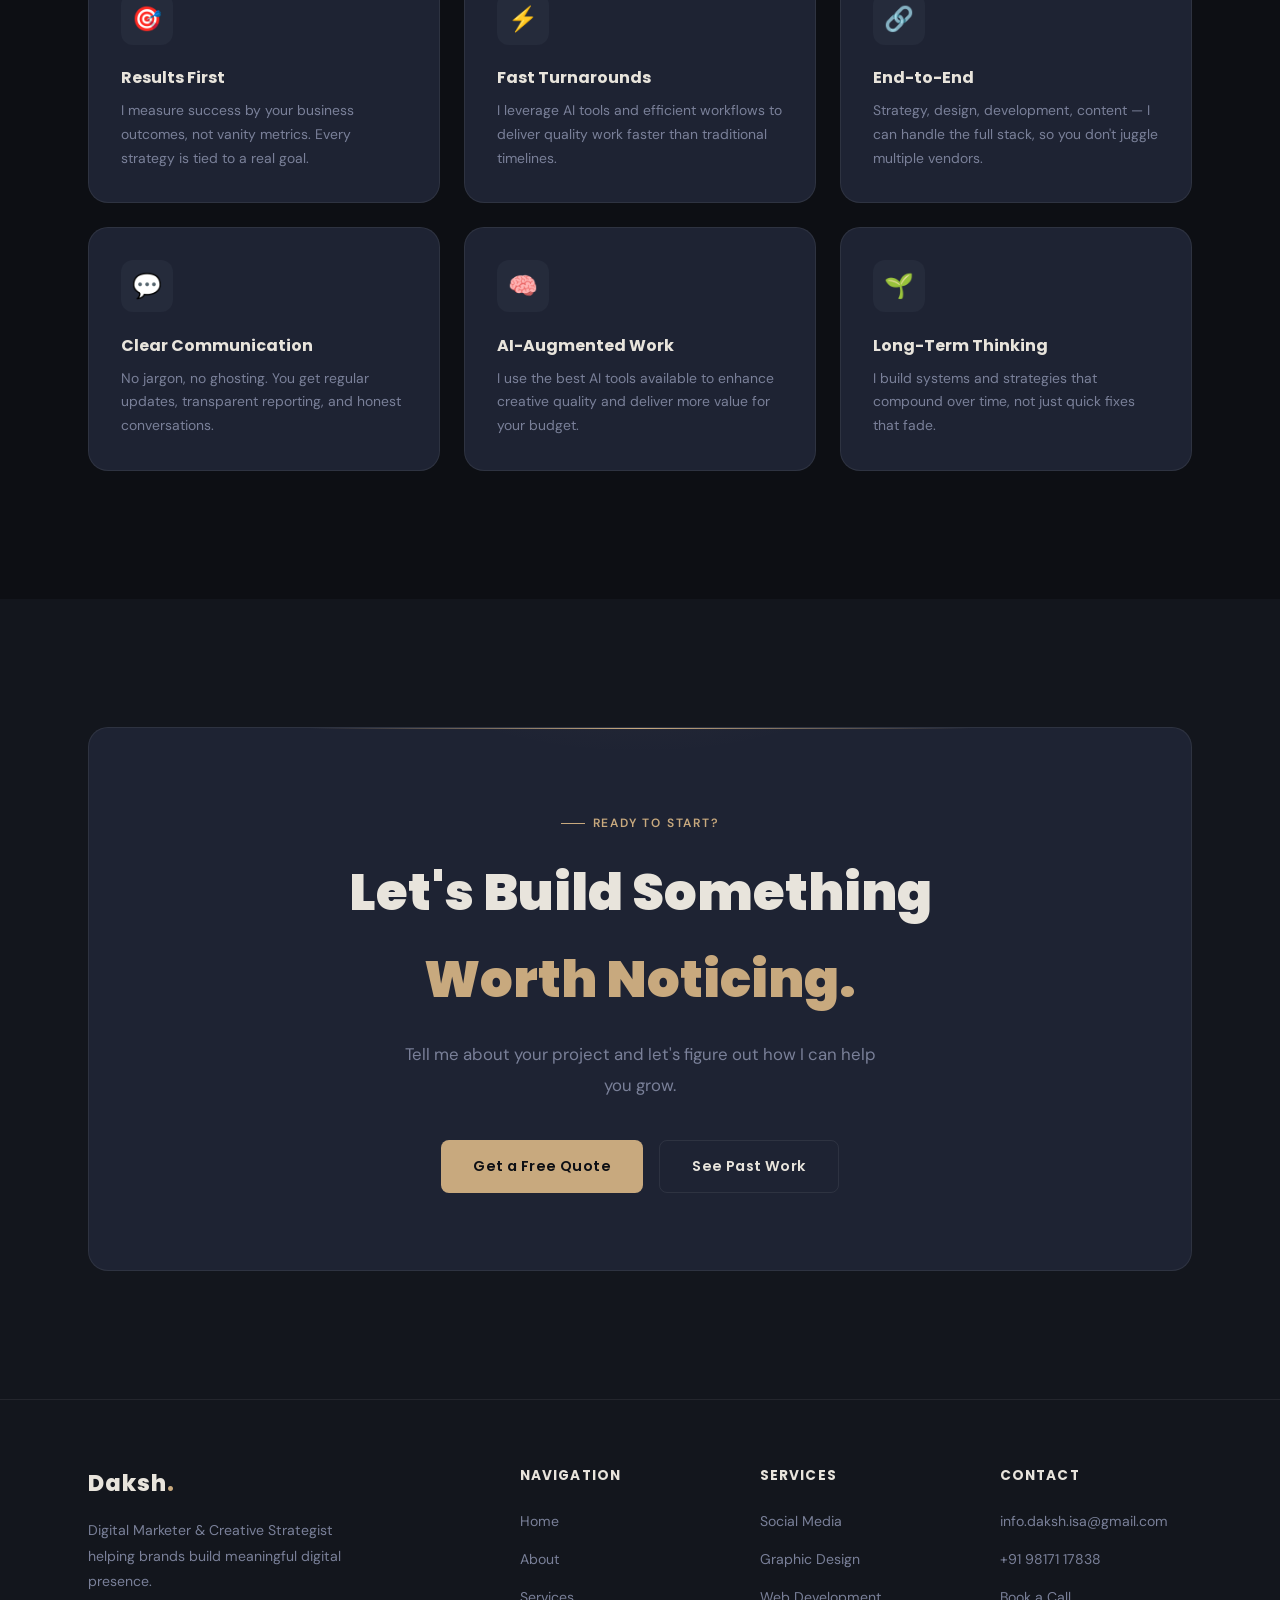
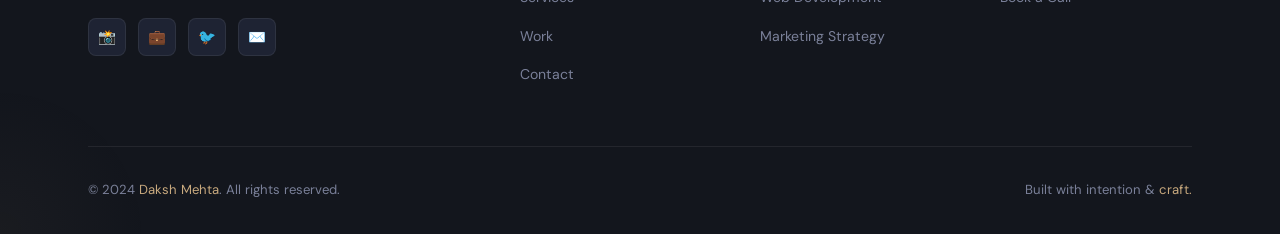
<file: services.html>
<!DOCTYPE html>
<html lang="en">
<head>
  <meta charset="UTF-8"/>
  <meta name="viewport" content="width=device-width, initial-scale=1.0"/>
  <title>Services — Daksh Mehta</title>
  <meta name="description" content="Explore digital marketing, social media, graphic design, and web development services offered by Daksh Mehta."/>
  <link rel="stylesheet" href="style.css"/>
</head>
<body>

<!-- LOADER -->
<div id="loader">
  <div class="loader-inner">
    <div class="loader-logo">DM</div>
    <div class="loader-bar"><div class="loader-fill"></div></div>
  </div>
</div>

<!-- NAVBAR -->
<nav id="navbar">
  <a href="index.html" class="nav-logo">Daksh<span>.</span></a>
  <ul class="nav-links">
    <li><a href="index.html">Home</a></li>
    <li><a href="about.html">About</a></li>
    <li><a href="services.html">Services</a></li>
    <li><a href="portfolio.html">Work</a></li>
    <li><a href="contact.html" class="nav-cta">Hire Me</a></li>
  </ul>
  <div class="nav-toggle" id="navToggle">
    <span></span><span></span><span></span>
  </div>
</nav>
<div class="mobile-menu">
  <a href="index.html">Home</a>
  <a href="about.html">About</a>
  <a href="services.html">Services</a>
  <a href="portfolio.html">Work</a>
  <a href="contact.html">Hire Me</a>
</div>

<!-- PAGE HERO -->
<section class="page-hero">
  <div class="page-hero-bg"></div>
  <div class="container">
    <div class="page-hero-content">
      <div class="page-breadcrumb anim-1">
        <a href="index.html">Home</a>
        <span class="sep">/</span>
        <span>Services</span>
      </div>
      <div class="section-tag anim-1">What I Offer</div>
      <h1 class="page-title anim-2">Services Built for<br><span class="text-accent">Real Results</span></h1>
      <p class="page-subtitle anim-3">From strategy to execution — comprehensive digital marketing services tailored to your business goals.</p>
    </div>
  </div>
</section>

<!-- SERVICES MAIN GRID -->
<section class="section" style="background:var(--bg);">
  <div class="container">
    <div class="services-grid-main">

      <!-- Social Media Management -->
      <div class="service-card-main reveal">
        <div class="service-num">01</div>
        <div class="service-icon-wrap">📱</div>
        <div class="service-title">Social Media Management</div>
        <p class="service-desc">
          A consistent, engaging social media presence is no longer optional — it's your brand's first impression. I handle everything from content strategy and scheduling to community management and growth, so you can focus on running your business.
        </p>
        <div class="service-benefits">
          <h4>What You Get</h4>
          <div class="benefit-item">Monthly content calendar planning</div>
          <div class="benefit-item">Custom graphic creatives for every post</div>
          <div class="benefit-item">Caption writing with strategic CTAs</div>
          <div class="benefit-item">Community engagement &amp; DM management</div>
          <div class="benefit-item">Monthly performance analytics report</div>
          <div class="benefit-item">Platform: Instagram, Facebook &amp; LinkedIn</div>
        </div>
      </div>

      <!-- Graphic Designing -->
      <div class="service-card-main reveal">
        <div class="service-num">02</div>
        <div class="service-icon-wrap">🎨</div>
        <div class="service-title">Graphic Designing</div>
        <p class="service-desc">
          Visuals are the language of digital marketing. I create scroll-stopping designs that communicate your brand identity clearly and convert viewers into followers, followers into customers. Every pixel is intentional.
        </p>
        <div class="service-benefits">
          <h4>What You Get</h4>
          <div class="benefit-item">Brand identity &amp; logo design</div>
          <div class="benefit-item">Social media post templates &amp; kits</div>
          <div class="benefit-item">Marketing banners &amp; flyers</div>
          <div class="benefit-item">Carousel &amp; infographic design</div>
          <div class="benefit-item">Brand colour palette &amp; typography guide</div>
          <div class="benefit-item">All formats delivered (PNG, PDF, SVG)</div>
        </div>
      </div>

      <!-- WordPress Website Development -->
      <div class="service-card-main reveal">
        <div class="service-num">03</div>
        <div class="service-icon-wrap">💻</div>
        <div class="service-title">WordPress Website Development</div>
        <p class="service-desc">
          Your website is your most powerful marketing asset. I build clean, fast, mobile-optimised WordPress websites that look premium and are designed to convert visitors into leads and customers.
        </p>
        <div class="service-benefits">
          <h4>What You Get</h4>
          <div class="benefit-item">Custom WordPress design &amp; development</div>
          <div class="benefit-item">Mobile-responsive &amp; fast-loading pages</div>
          <div class="benefit-item">SEO-ready structure &amp; on-page setup</div>
          <div class="benefit-item">Contact forms &amp; lead capture integration</div>
          <div class="benefit-item">Basic WooCommerce (if needed)</div>
          <div class="benefit-item">1 month of post-launch support</div>
        </div>
      </div>

      <!-- Digital Marketing Strategy -->
      <div class="service-card-main reveal">
        <div class="service-num">04</div>
        <div class="service-icon-wrap">📣</div>
        <div class="service-title">Digital Marketing Strategy</div>
        <p class="service-desc">
          Tactics without strategy is just noise. I craft data-informed marketing roadmaps that align with your business goals — identifying the right channels, messaging, and metrics so every effort moves the needle.
        </p>
        <div class="service-benefits">
          <h4>What You Get</h4>
          <div class="benefit-item">Brand positioning &amp; audience analysis</div>
          <div class="benefit-item">Full-funnel content strategy</div>
          <div class="benefit-item">Competitor research &amp; gap analysis</div>
          <div class="benefit-item">Channel selection &amp; priority mapping</div>
          <div class="benefit-item">90-day marketing action plan</div>
          <div class="benefit-item">KPI framework &amp; tracking setup</div>
        </div>
      </div>

    </div>
  </div>
</section>

<!-- HOW I WORK PROCESS -->
<section class="process-section section">
  <div class="container">
    <div class="skills-header reveal">
      <div class="section-tag">My Process</div>
      <h2 class="section-title">How I Work</h2>
      <p class="section-sub">A streamlined process that turns your goals into delivered results — efficiently and transparently.</p>
    </div>
    <div class="process-steps">
      <div class="process-step reveal">
        <div class="step-num">01</div>
        <div class="step-title">Discovery</div>
        <p class="step-desc">We talk about your business, goals, audience, and challenges. I listen more than I speak at this stage.</p>
      </div>
      <div class="process-step reveal">
        <div class="step-num">02</div>
        <div class="step-title">Strategy</div>
        <p class="step-desc">I research, analyse, and craft a tailored strategy with clear deliverables and timelines.</p>
      </div>
      <div class="process-step reveal">
        <div class="step-num">03</div>
        <div class="step-title">Execution</div>
        <p class="step-desc">I build, create, and launch with precision. You get regular updates and are never left in the dark.</p>
      </div>
      <div class="process-step reveal">
        <div class="step-num">04</div>
        <div class="step-title">Optimise</div>
        <p class="step-desc">Post-launch, I analyse data, gather feedback, and continuously refine for better results.</p>
      </div>
    </div>
  </div>
</section>

<!-- WHY CHOOSE ME -->
<section class="section" style="background:var(--bg);">
  <div class="container">
    <div class="skills-header reveal">
      <div class="section-tag">Why Work With Me</div>
      <h2 class="section-title">The Daksh Difference</h2>
    </div>
    <div class="skills-grid" style="margin-top:3rem;">
      <div class="skill-card reveal">
        <div class="skill-icon">🎯</div>
        <div class="skill-name">Results First</div>
        <div class="skill-desc">I measure success by your business outcomes, not vanity metrics. Every strategy is tied to a real goal.</div>
      </div>
      <div class="skill-card reveal">
        <div class="skill-icon">⚡</div>
        <div class="skill-name">Fast Turnarounds</div>
        <div class="skill-desc">I leverage AI tools and efficient workflows to deliver quality work faster than traditional timelines.</div>
      </div>
      <div class="skill-card reveal">
        <div class="skill-icon">🔗</div>
        <div class="skill-name">End-to-End</div>
        <div class="skill-desc">Strategy, design, development, content — I can handle the full stack, so you don't juggle multiple vendors.</div>
      </div>
      <div class="skill-card reveal">
        <div class="skill-icon">💬</div>
        <div class="skill-name">Clear Communication</div>
        <div class="skill-desc">No jargon, no ghosting. You get regular updates, transparent reporting, and honest conversations.</div>
      </div>
      <div class="skill-card reveal">
        <div class="skill-icon">🧠</div>
        <div class="skill-name">AI-Augmented Work</div>
        <div class="skill-desc">I use the best AI tools available to enhance creative quality and deliver more value for your budget.</div>
      </div>
      <div class="skill-card reveal">
        <div class="skill-icon">🌱</div>
        <div class="skill-name">Long-Term Thinking</div>
        <div class="skill-desc">I build systems and strategies that compound over time, not just quick fixes that fade.</div>
      </div>
    </div>
  </div>
</section>

<!-- CTA -->
<section class="cta-section section" style="background:var(--bg2);">
  <div class="container">
    <div class="cta-inner reveal">
      <div class="cta-glow"></div>
      <div class="section-tag" style="justify-content:center;">Ready to Start?</div>
      <h2 class="cta-title">Let's Build Something<br><span class="text-accent">Worth Noticing.</span></h2>
      <p class="cta-sub">Tell me about your project and let's figure out how I can help you grow.</p>
      <div class="cta-actions">
        <a href="contact.html" class="btn btn-primary">Get a Free Quote</a>
        <a href="portfolio.html" class="btn btn-outline">See Past Work</a>
      </div>
    </div>
  </div>
</section>

<!-- FOOTER -->
<footer>
  <div class="container">
    <div class="footer-grid">
      <div class="footer-brand">
        <div class="nav-logo">Daksh<span style="color:var(--accent);">.</span></div>
        <p>Digital Marketer &amp; Creative Strategist helping brands build meaningful digital presence.</p>
        <div class="footer-social">
          <a href="#" class="social-icon">📸</a>
          <a href="#" class="social-icon">💼</a>
          <a href="#" class="social-icon">🐦</a>
          <a href="#" class="social-icon">✉️</a>
        </div>
      </div>
      <div class="footer-col">
        <h4>Navigation</h4>
        <ul>
          <li><a href="index.html">Home</a></li>
          <li><a href="about.html">About</a></li>
          <li><a href="services.html">Services</a></li>
          <li><a href="portfolio.html">Work</a></li>
          <li><a href="contact.html">Contact</a></li>
        </ul>
      </div>
      <div class="footer-col">
        <h4>Services</h4>
        <ul>
          <li><a href="services.html">Social Media</a></li>
          <li><a href="services.html">Graphic Design</a></li>
          <li><a href="services.html">Web Development</a></li>
          <li><a href="services.html">Marketing Strategy</a></li>
        </ul>
      </div>
      <div class="footer-col">
        <h4>Contact</h4>
        <ul>
          <li><a href="mailto:info.daksh.isa@gmail.com">info.daksh.isa@gmail.com</a></li>
          <li><a href="tel:9817117838">+91 98171 17838</a></li>
          <li><a href="contact.html">Book a Call</a></li>
        </ul>
      </div>
    </div>
    <div class="footer-bottom">
      <div class="footer-copy">© 2024 <span>Daksh Mehta</span>. All rights reserved.</div>
      <div class="footer-copy">Built with intention &amp; <span>craft.</span></div>
    </div>
  </div>
</footer>

<script src="script.js"></script>
</body>
</html>
</file>
<file: style.css>
/* =============================================
   DAKSH MEHTA — PORTFOLIO
   Premium Dark Theme | Poppins + DM Sans
   ============================================= */

@import url('https://fonts.googleapis.com/css2?family=Poppins:wght@300;400;500;600;700;800;900&family=DM+Sans:ital,wght@0,300;0,400;0,500;1,300&display=swap');

/* ── CSS VARIABLES ── */
:root {
  --bg:          #0d0f14;
  --bg2:         #13161d;
  --bg3:         #1a1e28;
  --surface:     #1e2333;
  --surface2:    #252b3b;
  --border:      rgba(255,255,255,0.07);

  --text:        #e8e4dc;
  --text-muted:  #7a8099;
  --text-light:  #b0b8cc;

  --accent:      #c8a97e;       /* warm beige-gold */
  --accent2:     #e05252;       /* subtle red */
  --accent-glow: rgba(200,169,126,0.15);

  --font-head:   'Poppins', sans-serif;
  --font-body:   'DM Sans', sans-serif;

  --radius:      12px;
  --radius-lg:   20px;
  --shadow:      0 8px 40px rgba(0,0,0,0.4);
  --shadow-sm:   0 4px 20px rgba(0,0,0,0.25);

  --nav-h:       72px;
  --transition:  0.35s cubic-bezier(0.4,0,0.2,1);
}

/* ── RESET ── */
*, *::before, *::after { box-sizing: border-box; margin: 0; padding: 0; }
html { scroll-behavior: smooth; font-size: 16px; }
body {
  font-family: var(--font-body);
  background: var(--bg);
  color: var(--text);
  line-height: 1.7;
  overflow-x: hidden;
}
img { max-width: 100%; display: block; }
a { text-decoration: none; color: inherit; }
ul { list-style: none; }
button { font-family: inherit; cursor: pointer; border: none; outline: none; }

/* ── SCROLLBAR ── */
::-webkit-scrollbar { width: 5px; }
::-webkit-scrollbar-track { background: var(--bg); }
::-webkit-scrollbar-thumb { background: var(--surface2); border-radius: 4px; }

/* ── LOADER ── */
#loader {
  position: fixed; inset: 0; z-index: 9999;
  background: var(--bg);
  display: flex; align-items: center; justify-content: center;
  transition: opacity 0.6s ease, visibility 0.6s ease;
}
#loader.hidden { opacity: 0; visibility: hidden; pointer-events: none; }
.loader-inner {
  display: flex; flex-direction: column; align-items: center; gap: 20px;
}
.loader-logo {
  font-family: var(--font-head);
  font-size: 2rem;
  font-weight: 800;
  color: var(--accent);
  letter-spacing: 3px;
}
.loader-bar {
  width: 160px; height: 2px; background: var(--surface2); border-radius: 2px; overflow: hidden;
}
.loader-fill {
  height: 100%; width: 0%; background: linear-gradient(90deg, var(--accent), var(--accent2));
  border-radius: 2px;
  animation: loadFill 1.8s ease forwards;
}
@keyframes loadFill { to { width: 100%; } }

/* ── NOISE OVERLAY ── */
body::before {
  content: '';
  position: fixed; inset: 0; z-index: 0;
  background-image: url("data:image/svg+xml,%3Csvg viewBox='0 0 256 256' xmlns='http://www.w3.org/2000/svg'%3E%3Cfilter id='noise'%3E%3CfeTurbulence type='fractalNoise' baseFrequency='0.9' numOctaves='4' stitchTiles='stitch'/%3E%3C/filter%3E%3Crect width='100%25' height='100%25' filter='url(%23noise)' opacity='0.03'/%3E%3C/svg%3E");
  pointer-events: none; opacity: 0.4;
}

/* ── NAVBAR ── */
#navbar {
  position: fixed; top: 0; left: 0; right: 0; z-index: 1000;
  height: var(--nav-h);
  display: flex; align-items: center;
  padding: 0 clamp(1.5rem, 5vw, 5rem);
  transition: background var(--transition), box-shadow var(--transition);
}
#navbar.scrolled {
  background: rgba(13,15,20,0.92);
  backdrop-filter: blur(16px);
  box-shadow: 0 1px 0 var(--border);
}
.nav-logo {
  font-family: var(--font-head);
  font-size: 1.3rem;
  font-weight: 800;
  color: var(--text);
  letter-spacing: 1px;
  flex: 0 0 auto;
}
.nav-logo span { color: var(--accent); }
.nav-links {
  display: flex; align-items: center; gap: 2.5rem;
  margin: 0 auto;
}
.nav-links a {
  font-size: 0.85rem;
  font-weight: 500;
  letter-spacing: 0.05em;
  text-transform: uppercase;
  color: var(--text-muted);
  transition: color var(--transition);
  position: relative;
}
.nav-links a::after {
  content: '';
  position: absolute; bottom: -4px; left: 0; right: 0; height: 1px;
  background: var(--accent);
  transform: scaleX(0); transform-origin: right;
  transition: transform var(--transition);
}
.nav-links a:hover, .nav-links a.active { color: var(--text); }
.nav-links a:hover::after, .nav-links a.active::after { transform: scaleX(1); transform-origin: left; }
.nav-cta {
  padding: 0.55rem 1.4rem;
  background: var(--accent);
  color: var(--bg) !important;
  border-radius: 6px;
  font-weight: 600;
  font-size: 0.82rem;
  letter-spacing: 0.05em;
  text-transform: uppercase;
  transition: background var(--transition), transform var(--transition);
}
.nav-cta:hover { background: var(--accent2); color: #fff !important; transform: translateY(-1px); }
.nav-cta::after { display: none !important; }

/* Hamburger */
.nav-toggle {
  display: none; flex-direction: column; gap: 5px; cursor: pointer;
  margin-left: auto; padding: 6px;
}
.nav-toggle span {
  display: block; width: 24px; height: 2px;
  background: var(--text); border-radius: 2px;
  transition: var(--transition);
}
.nav-toggle.open span:nth-child(1) { transform: translateY(7px) rotate(45deg); }
.nav-toggle.open span:nth-child(2) { opacity: 0; }
.nav-toggle.open span:nth-child(3) { transform: translateY(-7px) rotate(-45deg); }

/* ── MOBILE MENU ── */
.mobile-menu {
  display: none;
  position: fixed; top: var(--nav-h); left: 0; right: 0; z-index: 999;
  background: rgba(13,15,20,0.97);
  backdrop-filter: blur(20px);
  padding: 2rem;
  border-bottom: 1px solid var(--border);
  flex-direction: column; gap: 0;
  transform: translateY(-10px);
  opacity: 0;
  transition: opacity 0.3s ease, transform 0.3s ease;
}
.mobile-menu.open { display: flex; opacity: 1; transform: translateY(0); }
.mobile-menu a {
  padding: 1rem 0;
  font-size: 1.2rem;
  font-family: var(--font-head);
  font-weight: 600;
  color: var(--text-muted);
  border-bottom: 1px solid var(--border);
  transition: color var(--transition);
}
.mobile-menu a:hover, .mobile-menu a.active { color: var(--accent); }

/* ── UTILITY CLASSES ── */
.container { max-width: 1200px; margin: 0 auto; padding: 0 clamp(1.5rem, 5vw, 3rem); }
.section { padding: clamp(5rem, 10vw, 9rem) 0; position: relative; }
.section-tag {
  display: inline-flex; align-items: center; gap: 8px;
  font-size: 0.75rem; font-weight: 600; letter-spacing: 0.15em;
  text-transform: uppercase; color: var(--accent);
  margin-bottom: 1rem;
}
.section-tag::before {
  content: ''; display: block; width: 24px; height: 1px; background: var(--accent);
}
.section-title {
  font-family: var(--font-head);
  font-size: clamp(2rem, 4vw, 3rem);
  font-weight: 800;
  line-height: 1.15;
  color: var(--text);
}
.section-sub {
  font-size: 1.05rem;
  color: var(--text-muted);
  max-width: 560px;
  margin-top: 0.75rem;
  line-height: 1.8;
}
.text-accent { color: var(--accent); }
.text-red { color: var(--accent2); }

/* ── BUTTONS ── */
.btn {
  display: inline-flex; align-items: center; gap: 8px;
  padding: 0.85rem 2rem;
  border-radius: 8px;
  font-family: var(--font-head);
  font-size: 0.9rem;
  font-weight: 600;
  letter-spacing: 0.03em;
  transition: all var(--transition);
  cursor: pointer; border: none;
}
.btn-primary {
  background: var(--accent);
  color: var(--bg);
}
.btn-primary:hover {
  background: #d4b68e;
  transform: translateY(-2px);
  box-shadow: 0 8px 24px rgba(200,169,126,0.3);
}
.btn-outline {
  background: transparent;
  color: var(--text);
  border: 1px solid var(--border);
}
.btn-outline:hover {
  border-color: var(--accent);
  color: var(--accent);
  transform: translateY(-2px);
}
.btn-ghost {
  background: transparent;
  color: var(--accent);
  padding-left: 0; padding-right: 0;
}
.btn-ghost:hover { gap: 14px; }
.btn-ghost .arrow { transition: transform var(--transition); }
.btn-ghost:hover .arrow { transform: translateX(4px); }

/* ── SCROLL REVEAL ── */
.reveal {
  opacity: 0;
  transform: translateY(32px);
  transition: opacity 0.7s ease, transform 0.7s ease;
}
.reveal.visible { opacity: 1; transform: none; }
.reveal-left { opacity: 0; transform: translateX(-32px); transition: opacity 0.7s ease, transform 0.7s ease; }
.reveal-left.visible { opacity: 1; transform: none; }
.reveal-right { opacity: 0; transform: translateX(32px); transition: opacity 0.7s ease, transform 0.7s ease; }
.reveal-right.visible { opacity: 1; transform: none; }

/* ── HERO (INDEX) ── */
.hero {
  min-height: 100vh;
  display: flex; align-items: center;
  padding-top: var(--nav-h);
  position: relative; overflow: hidden;
}
.hero-bg {
  position: absolute; inset: 0; z-index: 0;
  background:
    radial-gradient(ellipse 80% 60% at 70% 40%, rgba(200,169,126,0.07) 0%, transparent 60%),
    radial-gradient(ellipse 60% 50% at 20% 70%, rgba(224,82,82,0.05) 0%, transparent 55%);
}
.hero-grid {
  position: absolute; inset: 0; z-index: 0;
  background-image:
    linear-gradient(var(--border) 1px, transparent 1px),
    linear-gradient(90deg, var(--border) 1px, transparent 1px);
  background-size: 60px 60px;
  mask-image: radial-gradient(ellipse 80% 80% at 50% 50%, black 20%, transparent 100%);
}
.hero-content {
  position: relative; z-index: 1;
  max-width: 780px;
}
.hero-eyebrow {
  display: inline-flex; align-items: center; gap: 10px;
  font-size: 0.8rem; font-weight: 600; letter-spacing: 0.2em;
  text-transform: uppercase; color: var(--accent);
  margin-bottom: 1.5rem;
  padding: 0.5rem 1rem;
  background: rgba(200,169,126,0.08);
  border: 1px solid rgba(200,169,126,0.2);
  border-radius: 100px;
}
.hero-eyebrow::before { content: ''; width: 6px; height: 6px; border-radius: 50%; background: var(--accent); }
.hero-title {
  font-family: var(--font-head);
  font-size: clamp(2.8rem, 6vw, 5.5rem);
  font-weight: 900;
  line-height: 1.05;
  letter-spacing: -0.02em;
  color: var(--text);
  margin-bottom: 1.5rem;
}
.hero-title .line { display: block; }
.hero-title .highlight {
  color: transparent;
  -webkit-text-stroke: 1.5px var(--accent);
  position: relative;
}
.hero-desc {
  font-size: clamp(1rem, 2vw, 1.2rem);
  color: var(--text-muted);
  max-width: 520px;
  line-height: 1.8;
  margin-bottom: 2.5rem;
}
.hero-desc strong { color: var(--text-light); font-weight: 500; }
.hero-actions { display: flex; align-items: center; gap: 1rem; flex-wrap: wrap; }
.hero-stats {
  display: flex; gap: 3rem;
  margin-top: 5rem;
  padding-top: 2.5rem;
  border-top: 1px solid var(--border);
}
.hero-stat-num {
  font-family: var(--font-head);
  font-size: 2rem; font-weight: 800;
  color: var(--text);
}
.hero-stat-num span { color: var(--accent); }
.hero-stat-label { font-size: 0.8rem; color: var(--text-muted); margin-top: 2px; }
.hero-scroll-hint {
  position: absolute; bottom: 2.5rem; left: 50%;
  transform: translateX(-50%);
  display: flex; flex-direction: column; align-items: center; gap: 8px;
  font-size: 0.7rem; letter-spacing: 0.15em; text-transform: uppercase;
  color: var(--text-muted);
  animation: fadeInUp 2s 1.5s ease both;
}
.scroll-line {
  width: 1px; height: 50px;
  background: linear-gradient(to bottom, var(--accent), transparent);
  animation: scrollPulse 2s ease-in-out infinite;
}
@keyframes scrollPulse { 0%,100%{ opacity:0.3; } 50%{ opacity:1; } }

/* ── MARQUEE ── */
.marquee-wrap {
  overflow: hidden; padding: 1.5rem 0;
  background: var(--bg2);
  border-top: 1px solid var(--border); border-bottom: 1px solid var(--border);
}
.marquee-track {
  display: flex; gap: 3rem;
  animation: marquee 25s linear infinite;
  white-space: nowrap;
}
.marquee-track:hover { animation-play-state: paused; }
.marquee-item {
  display: flex; align-items: center; gap: 10px;
  font-family: var(--font-head); font-size: 0.8rem; font-weight: 600;
  letter-spacing: 0.12em; text-transform: uppercase;
  color: var(--text-muted);
  flex-shrink: 0;
}
.marquee-item .dot { width: 4px; height: 4px; border-radius: 50%; background: var(--accent); }
@keyframes marquee { from{transform:translateX(0);} to{transform:translateX(-50%);} }

/* ── ABOUT PREVIEW ── */
.about-preview { background: var(--bg); }
.about-grid { display: grid; grid-template-columns: 1fr 1fr; gap: 6rem; align-items: center; }
.about-img-wrap {
  position: relative;
}
.about-img-frame {
  width: 100%; aspect-ratio: 4/5;
  background: var(--surface);
  border-radius: var(--radius-lg);
  overflow: hidden;
  border: 1px solid var(--border);
  display: flex; align-items: center; justify-content: center;
  position: relative;
}
.about-img-frame::before {
  content: '';
  position: absolute; inset: 0;
  background: linear-gradient(135deg, rgba(200,169,126,0.12) 0%, transparent 50%);
}
.about-initials {
  font-family: var(--font-head);
  font-size: 7rem; font-weight: 900;
  color: var(--surface2);
  letter-spacing: -4px;
  user-select: none;
}
.about-badge {
  position: absolute; bottom: -1.5rem; right: -1.5rem;
  background: var(--accent);
  color: var(--bg);
  border-radius: var(--radius);
  padding: 1.2rem 1.4rem;
  text-align: center;
  box-shadow: var(--shadow);
}
.about-badge-num {
  font-family: var(--font-head);
  font-size: 1.8rem; font-weight: 900; line-height: 1;
}
.about-badge-text { font-size: 0.7rem; font-weight: 600; letter-spacing: 0.05em; }
.about-text { }
.about-text p { color: var(--text-muted); line-height: 1.9; margin-bottom: 1.2rem; }
.about-pills { display: flex; flex-wrap: wrap; gap: 0.6rem; margin-top: 1.5rem; margin-bottom: 2rem; }
.pill {
  padding: 0.4rem 1rem;
  border: 1px solid var(--border);
  border-radius: 100px;
  font-size: 0.8rem; color: var(--text-light);
  transition: all var(--transition);
}
.pill:hover { border-color: var(--accent); color: var(--accent); }

/* ── SKILLS ── */
.skills-section { background: var(--bg2); }
.skills-header { text-align: center; margin-bottom: 4rem; }
.skills-header .section-sub { margin: 0.75rem auto 0; }
.skills-grid { display: grid; grid-template-columns: repeat(3, 1fr); gap: 1.5rem; }
.skill-card {
  background: var(--surface);
  border: 1px solid var(--border);
  border-radius: var(--radius-lg);
  padding: 2rem;
  transition: all var(--transition);
  position: relative; overflow: hidden;
}
.skill-card::before {
  content: '';
  position: absolute; top: 0; left: 0; right: 0; height: 2px;
  background: linear-gradient(90deg, var(--accent), var(--accent2));
  transform: scaleX(0); transform-origin: left;
  transition: transform var(--transition);
}
.skill-card:hover { border-color: rgba(200,169,126,0.25); transform: translateY(-4px); box-shadow: var(--shadow); }
.skill-card:hover::before { transform: scaleX(1); }
.skill-icon {
  width: 52px; height: 52px;
  background: var(--surface2);
  border-radius: 12px;
  display: flex; align-items: center; justify-content: center;
  font-size: 1.5rem;
  margin-bottom: 1.2rem;
}
.skill-name {
  font-family: var(--font-head);
  font-size: 1rem; font-weight: 700;
  margin-bottom: 0.5rem;
}
.skill-desc { font-size: 0.87rem; color: var(--text-muted); line-height: 1.7; }
.skill-bar-wrap { margin-top: 1.2rem; }
.skill-bar-label { display: flex; justify-content: space-between; font-size: 0.75rem; color: var(--text-muted); margin-bottom: 6px; }
.skill-bar-track { height: 4px; background: var(--surface2); border-radius: 2px; overflow: hidden; }
.skill-bar-fill {
  height: 100%; border-radius: 2px;
  background: linear-gradient(90deg, var(--accent), var(--accent2));
  transform: scaleX(0); transform-origin: left;
  transition: transform 1s cubic-bezier(0.4,0,0.2,1) 0.2s;
}
.skill-card.visible .skill-bar-fill { transform: scaleX(1); }

/* ── PROJECTS ── */
.projects-section { background: var(--bg); }
.projects-header { display: flex; align-items: flex-end; justify-content: space-between; margin-bottom: 3.5rem; flex-wrap: wrap; gap: 1rem; }
.projects-grid { display: grid; grid-template-columns: repeat(2, 1fr); gap: 1.5rem; }
.project-card {
  background: var(--surface);
  border: 1px solid var(--border);
  border-radius: var(--radius-lg);
  overflow: hidden;
  transition: all var(--transition);
  position: relative;
}
.project-card:hover { transform: translateY(-6px); box-shadow: var(--shadow); border-color: rgba(200,169,126,0.2); }
.project-thumb {
  aspect-ratio: 16/9;
  background: var(--bg3);
  position: relative; overflow: hidden;
  display: flex; align-items: center; justify-content: center;
}
.project-thumb-inner {
  width: 100%; height: 100%;
  display: flex; align-items: center; justify-content: center;
  font-size: 3rem;
  transition: transform var(--transition);
}
.project-card:hover .project-thumb-inner { transform: scale(1.08); }
.project-overlay {
  position: absolute; inset: 0;
  background: rgba(13,15,20,0.8);
  display: flex; align-items: center; justify-content: center;
  opacity: 0;
  transition: opacity var(--transition);
}
.project-card:hover .project-overlay { opacity: 1; }
.project-overlay-btn {
  padding: 0.6rem 1.4rem;
  background: var(--accent);
  color: var(--bg);
  border-radius: 6px;
  font-size: 0.82rem; font-weight: 700;
  font-family: var(--font-head);
}
.project-info { padding: 1.5rem 1.8rem; }
.project-tags { display: flex; gap: 0.5rem; flex-wrap: wrap; margin-bottom: 0.8rem; }
.project-tag {
  font-size: 0.7rem; font-weight: 600;
  letter-spacing: 0.08em; text-transform: uppercase;
  padding: 0.25rem 0.7rem; border-radius: 100px;
  background: rgba(200,169,126,0.1); color: var(--accent);
  border: 1px solid rgba(200,169,126,0.15);
}
.project-name {
  font-family: var(--font-head);
  font-size: 1.05rem; font-weight: 700;
  margin-bottom: 0.4rem;
}
.project-desc { font-size: 0.87rem; color: var(--text-muted); line-height: 1.7; }

/* ── TESTIMONIALS ── */
.testimonials-section { background: var(--bg2); overflow: hidden; }
.testimonials-header { text-align: center; margin-bottom: 4rem; }
.testi-grid { display: grid; grid-template-columns: repeat(3, 1fr); gap: 1.5rem; }
.testi-card {
  background: var(--surface);
  border: 1px solid var(--border);
  border-radius: var(--radius-lg);
  padding: 2rem;
  position: relative;
  transition: all var(--transition);
}
.testi-card:hover { border-color: rgba(200,169,126,0.2); transform: translateY(-4px); }
.testi-quote { font-size: 3rem; color: var(--accent); font-family: Georgia, serif; line-height: 1; margin-bottom: 1rem; opacity: 0.6; }
.testi-text { font-size: 0.92rem; color: var(--text-light); line-height: 1.8; margin-bottom: 1.5rem; font-style: italic; }
.testi-author { display: flex; align-items: center; gap: 12px; }
.testi-avatar {
  width: 44px; height: 44px; border-radius: 50%;
  background: var(--surface2);
  display: flex; align-items: center; justify-content: center;
  font-family: var(--font-head); font-size: 1rem; font-weight: 700;
  color: var(--accent);
}
.testi-name { font-family: var(--font-head); font-size: 0.92rem; font-weight: 700; }
.testi-role { font-size: 0.78rem; color: var(--text-muted); }
.testi-stars { display: flex; gap: 2px; margin-bottom: 1rem; }
.testi-stars span { color: var(--accent); font-size: 0.9rem; }

/* ── CTA SECTION ── */
.cta-section {
  background: var(--bg);
  text-align: center;
}
.cta-inner {
  background: var(--surface);
  border: 1px solid var(--border);
  border-radius: var(--radius-lg);
  padding: clamp(3rem, 6vw, 5rem) clamp(2rem, 5vw, 6rem);
  position: relative; overflow: hidden;
}
.cta-inner::before {
  content: '';
  position: absolute;
  top: 0; left: 50%; transform: translateX(-50%);
  width: 60%; height: 1px;
  background: linear-gradient(90deg, transparent, var(--accent), transparent);
}
.cta-glow {
  position: absolute; top: -50%; left: 50%; transform: translateX(-50%);
  width: 600px; height: 300px;
  background: radial-gradient(ellipse, rgba(200,169,126,0.08) 0%, transparent 70%);
  pointer-events: none;
}
.cta-title {
  font-family: var(--font-head);
  font-size: clamp(1.8rem, 4vw, 3.2rem);
  font-weight: 900;
  margin-bottom: 1rem;
}
.cta-sub { font-size: 1.05rem; color: var(--text-muted); max-width: 500px; margin: 0 auto 2.5rem; line-height: 1.8; }
.cta-actions { display: flex; gap: 1rem; justify-content: center; flex-wrap: wrap; }

/* ── FOOTER ── */
footer {
  background: var(--bg2);
  border-top: 1px solid var(--border);
  padding: 4rem 0 2rem;
}
.footer-grid {
  display: grid; grid-template-columns: 2fr 1fr 1fr 1fr; gap: 3rem;
  padding-bottom: 3rem;
  border-bottom: 1px solid var(--border);
  margin-bottom: 2rem;
}
.footer-brand .nav-logo { font-size: 1.4rem; margin-bottom: 1rem; }
.footer-brand p { font-size: 0.88rem; color: var(--text-muted); line-height: 1.8; max-width: 260px; }
.footer-social { display: flex; gap: 0.75rem; margin-top: 1.5rem; }
.social-icon {
  width: 38px; height: 38px; border-radius: 8px;
  background: var(--surface);
  border: 1px solid var(--border);
  display: flex; align-items: center; justify-content: center;
  font-size: 0.9rem; color: var(--text-muted);
  transition: all var(--transition);
  text-decoration: none;
}
.social-icon:hover { background: var(--accent); color: var(--bg); border-color: var(--accent); transform: translateY(-2px); }
.footer-col h4 {
  font-family: var(--font-head); font-size: 0.85rem;
  font-weight: 700; letter-spacing: 0.08em; text-transform: uppercase;
  color: var(--text); margin-bottom: 1.2rem;
}
.footer-col ul li { margin-bottom: 0.7rem; }
.footer-col ul li a { font-size: 0.88rem; color: var(--text-muted); transition: color var(--transition); }
.footer-col ul li a:hover { color: var(--accent); }
.footer-bottom { display: flex; align-items: center; justify-content: space-between; flex-wrap: wrap; gap: 1rem; }
.footer-copy { font-size: 0.82rem; color: var(--text-muted); }
.footer-copy span { color: var(--accent); }

/* ═══════════════════════════════════════
   ABOUT PAGE
═══════════════════════════════════════ */
.page-hero {
  padding: calc(var(--nav-h) + 5rem) 0 5rem;
  background: var(--bg);
  position: relative; overflow: hidden;
}
.page-hero-bg {
  position: absolute; inset: 0;
  background: radial-gradient(ellipse 60% 70% at 80% 50%, rgba(200,169,126,0.05) 0%, transparent 60%);
}
.page-hero-content { position: relative; z-index: 1; }
.page-breadcrumb {
  display: flex; align-items: center; gap: 8px;
  font-size: 0.8rem; color: var(--text-muted);
  margin-bottom: 1.5rem;
}
.page-breadcrumb a { color: var(--accent); }
.page-breadcrumb .sep { opacity: 0.4; }
.page-title {
  font-family: var(--font-head);
  font-size: clamp(2.5rem, 5vw, 4.5rem);
  font-weight: 900; line-height: 1.1;
  margin-bottom: 1rem;
}
.page-subtitle { font-size: 1.1rem; color: var(--text-muted); max-width: 560px; line-height: 1.8; }

.story-section { background: var(--bg); }
.story-grid { display: grid; grid-template-columns: 1fr 2fr; gap: 6rem; align-items: start; }
.story-timeline { position: sticky; top: calc(var(--nav-h) + 2rem); }
.timeline-item { display: flex; gap: 1rem; margin-bottom: 2rem; position: relative; }
.timeline-item::after {
  content: '';
  position: absolute; left: 8px; top: 20px;
  width: 1px; height: calc(100% + 1rem);
  background: var(--border);
}
.timeline-item:last-child::after { display: none; }
.timeline-dot {
  width: 18px; height: 18px; border-radius: 50%; flex-shrink: 0;
  background: var(--surface2);
  border: 2px solid var(--border);
  margin-top: 3px;
  transition: all var(--transition);
  position: relative; z-index: 1;
}
.timeline-item.active .timeline-dot { background: var(--accent); border-color: var(--accent); }
.timeline-year { font-family: var(--font-head); font-size: 0.8rem; font-weight: 700; color: var(--text-muted); }
.timeline-label { font-size: 0.82rem; color: var(--text-muted); margin-top: 2px; }
.story-content > * + * { margin-top: 2rem; }
.story-block {
  background: var(--surface);
  border: 1px solid var(--border);
  border-radius: var(--radius-lg);
  padding: 2rem 2.5rem;
}
.story-block h3 {
  font-family: var(--font-head); font-size: 1.2rem;
  font-weight: 700; margin-bottom: 0.8rem; color: var(--text);
}
.story-block p { font-size: 0.95rem; color: var(--text-muted); line-height: 1.9; }
.story-block .accent-text { color: var(--accent); font-weight: 600; }

.tools-section { background: var(--bg2); }
.tools-grid { display: grid; grid-template-columns: repeat(4, 1fr); gap: 1rem; }
.tool-card {
  background: var(--surface);
  border: 1px solid var(--border);
  border-radius: var(--radius);
  padding: 1.5rem;
  text-align: center;
  transition: all var(--transition);
}
.tool-card:hover { border-color: rgba(200,169,126,0.3); transform: translateY(-3px); }
.tool-icon { font-size: 2rem; margin-bottom: 0.6rem; }
.tool-name { font-family: var(--font-head); font-size: 0.85rem; font-weight: 700; }
.tool-type { font-size: 0.75rem; color: var(--text-muted); margin-top: 2px; }

.mission-section { background: var(--bg); }
.mission-inner {
  background: var(--surface);
  border: 1px solid var(--border);
  border-radius: var(--radius-lg);
  padding: clamp(2.5rem, 5vw, 4rem);
  text-align: center;
  position: relative; overflow: hidden;
}
.mission-quote {
  font-family: var(--font-head);
  font-size: clamp(1.3rem, 3vw, 2rem);
  font-weight: 700;
  line-height: 1.5;
  max-width: 700px; margin: 0 auto;
  color: var(--text);
}
.mission-quote em { color: var(--accent); font-style: normal; }

/* ═══════════════════════════════════════
   SERVICES PAGE
═══════════════════════════════════════ */
.services-grid-main { display: grid; grid-template-columns: repeat(2, 1fr); gap: 2rem; margin-top: 4rem; }
.service-card-main {
  background: var(--surface);
  border: 1px solid var(--border);
  border-radius: var(--radius-lg);
  padding: 2.5rem;
  transition: all var(--transition);
  position: relative; overflow: hidden;
}
.service-card-main::after {
  content: '';
  position: absolute; inset: 0;
  background: linear-gradient(135deg, rgba(200,169,126,0.04) 0%, transparent 50%);
  opacity: 0;
  transition: opacity var(--transition);
}
.service-card-main:hover { transform: translateY(-5px); box-shadow: var(--shadow); border-color: rgba(200,169,126,0.2); }
.service-card-main:hover::after { opacity: 1; }
.service-num {
  font-family: var(--font-head);
  font-size: 3.5rem; font-weight: 900;
  color: var(--surface2); line-height: 1;
  margin-bottom: 0.5rem;
}
.service-icon-wrap {
  width: 60px; height: 60px; border-radius: 14px;
  background: rgba(200,169,126,0.1);
  border: 1px solid rgba(200,169,126,0.2);
  display: flex; align-items: center; justify-content: center;
  font-size: 1.6rem; margin-bottom: 1.5rem;
}
.service-title {
  font-family: var(--font-head);
  font-size: 1.3rem; font-weight: 800;
  margin-bottom: 0.8rem;
}
.service-desc { font-size: 0.92rem; color: var(--text-muted); line-height: 1.8; margin-bottom: 1.5rem; }
.service-benefits { border-top: 1px solid var(--border); padding-top: 1.5rem; }
.service-benefits h4 { font-family: var(--font-head); font-size: 0.78rem; font-weight: 700; letter-spacing: 0.1em; text-transform: uppercase; color: var(--text-muted); margin-bottom: 0.8rem; }
.benefit-item {
  display: flex; align-items: center; gap: 8px;
  font-size: 0.87rem; color: var(--text-light);
  margin-bottom: 0.5rem;
}
.benefit-item::before { content: '→'; color: var(--accent); font-size: 0.8rem; flex-shrink: 0; }

.process-section { background: var(--bg2); }
.process-steps { display: grid; grid-template-columns: repeat(4, 1fr); gap: 1.5rem; margin-top: 3.5rem; }
.process-step { text-align: center; position: relative; }
.process-step:not(:last-child)::after {
  content: '→';
  position: absolute; right: -12px; top: 24px;
  color: var(--text-muted); font-size: 1.2rem;
  transform: none;
}
.step-num {
  width: 52px; height: 52px; border-radius: 50%;
  background: var(--surface);
  border: 2px solid var(--border);
  display: flex; align-items: center; justify-content: center;
  font-family: var(--font-head); font-size: 1rem; font-weight: 800;
  color: var(--accent);
  margin: 0 auto 1rem;
  transition: all var(--transition);
}
.process-step:hover .step-num { background: var(--accent); color: var(--bg); border-color: var(--accent); }
.step-title { font-family: var(--font-head); font-size: 0.95rem; font-weight: 700; margin-bottom: 0.4rem; }
.step-desc { font-size: 0.82rem; color: var(--text-muted); line-height: 1.7; }

/* ═══════════════════════════════════════
   PORTFOLIO PAGE
═══════════════════════════════════════ */
.portfolio-filter {
  display: flex; gap: 0.75rem; flex-wrap: wrap;
  margin-bottom: 3rem;
}
.filter-btn {
  padding: 0.5rem 1.2rem;
  border: 1px solid var(--border);
  border-radius: 100px;
  background: transparent;
  color: var(--text-muted);
  font-size: 0.82rem; font-weight: 600;
  font-family: var(--font-head);
  letter-spacing: 0.05em;
  cursor: pointer;
  transition: all var(--transition);
}
.filter-btn:hover, .filter-btn.active { background: var(--accent); color: var(--bg); border-color: var(--accent); }

.portfolio-grid {
  display: grid; grid-template-columns: repeat(3, 1fr); gap: 1.5rem;
}
.portfolio-item {
  background: var(--surface);
  border: 1px solid var(--border);
  border-radius: var(--radius-lg);
  overflow: hidden;
  transition: all var(--transition);
  cursor: pointer;
}
.portfolio-item:hover { transform: translateY(-5px); box-shadow: var(--shadow); }
.portfolio-item.hidden { display: none; }
.portfolio-thumb {
  aspect-ratio: 4/3;
  background: var(--bg3);
  display: flex; align-items: center; justify-content: center;
  font-size: 3.5rem; position: relative; overflow: hidden;
}
.portfolio-hover-layer {
  position: absolute; inset: 0;
  background: rgba(13,15,20,0.85);
  display: flex; align-items: center; justify-content: center;
  opacity: 0; transition: opacity var(--transition);
}
.portfolio-item:hover .portfolio-hover-layer { opacity: 1; }
.view-badge {
  padding: 0.5rem 1.2rem;
  background: var(--accent); color: var(--bg);
  border-radius: 6px; font-size: 0.8rem; font-weight: 700;
  font-family: var(--font-head);
}
.portfolio-info { padding: 1.3rem 1.5rem; }
.portfolio-cat {
  font-size: 0.7rem; font-weight: 600; letter-spacing: 0.1em;
  text-transform: uppercase; color: var(--accent); margin-bottom: 0.4rem;
}
.portfolio-name { font-family: var(--font-head); font-size: 1rem; font-weight: 700; margin-bottom: 0.3rem; }
.portfolio-meta { font-size: 0.82rem; color: var(--text-muted); }

/* Modal */
.modal-overlay {
  position: fixed; inset: 0; z-index: 2000;
  background: rgba(0,0,0,0.8); backdrop-filter: blur(8px);
  display: flex; align-items: center; justify-content: center;
  padding: 2rem;
  opacity: 0; visibility: hidden;
  transition: all var(--transition);
}
.modal-overlay.open { opacity: 1; visibility: visible; }
.modal-box {
  background: var(--surface);
  border: 1px solid var(--border);
  border-radius: var(--radius-lg);
  padding: 2.5rem;
  max-width: 560px; width: 100%;
  transform: scale(0.9);
  transition: transform var(--transition);
}
.modal-overlay.open .modal-box { transform: scale(1); }
.modal-close {
  width: 34px; height: 34px; border-radius: 8px;
  background: var(--surface2);
  color: var(--text); font-size: 1rem;
  display: flex; align-items: center; justify-content: center;
  cursor: pointer; float: right; border: none;
  transition: all var(--transition);
}
.modal-close:hover { background: var(--accent2); color: #fff; }
.modal-thumb {
  aspect-ratio: 16/9;
  background: var(--bg3);
  border-radius: var(--radius);
  display: flex; align-items: center; justify-content: center;
  font-size: 4rem; margin: 1.5rem 0;
  clear: both;
}
.modal-title { font-family: var(--font-head); font-size: 1.4rem; font-weight: 800; margin-bottom: 0.5rem; }
.modal-desc { font-size: 0.92rem; color: var(--text-muted); line-height: 1.8; }
.modal-tags { display: flex; flex-wrap: wrap; gap: 0.5rem; margin-top: 1rem; }

/* ═══════════════════════════════════════
   CONTACT PAGE
═══════════════════════════════════════ */
.contact-section { background: var(--bg); }
.contact-grid { display: grid; grid-template-columns: 1fr 1.6fr; gap: 5rem; align-items: start; }
.contact-info { }
.contact-info-item { display: flex; gap: 1rem; margin-bottom: 2rem; }
.contact-icon {
  width: 48px; height: 48px; border-radius: 12px; flex-shrink: 0;
  background: rgba(200,169,126,0.1);
  border: 1px solid rgba(200,169,126,0.2);
  display: flex; align-items: center; justify-content: center;
  font-size: 1.1rem;
}
.contact-info-label { font-family: var(--font-head); font-size: 0.78rem; font-weight: 700; letter-spacing: 0.08em; text-transform: uppercase; color: var(--text-muted); margin-bottom: 3px; }
.contact-info-val { font-size: 0.95rem; color: var(--text); }
.contact-info-val a { transition: color var(--transition); }
.contact-info-val a:hover { color: var(--accent); }

.contact-form-wrap {
  background: var(--surface);
  border: 1px solid var(--border);
  border-radius: var(--radius-lg);
  padding: 2.5rem;
}
.form-title { font-family: var(--font-head); font-size: 1.3rem; font-weight: 800; margin-bottom: 0.4rem; }
.form-sub { font-size: 0.88rem; color: var(--text-muted); margin-bottom: 2rem; }
.form-row { display: grid; grid-template-columns: 1fr 1fr; gap: 1rem; }
.form-group { margin-bottom: 1.2rem; }
.form-group label { display: block; font-size: 0.8rem; font-weight: 600; letter-spacing: 0.06em; text-transform: uppercase; color: var(--text-muted); margin-bottom: 0.5rem; }
.form-control {
  width: 100%; padding: 0.85rem 1rem;
  background: var(--bg);
  border: 1px solid var(--border);
  border-radius: 8px;
  color: var(--text);
  font-family: var(--font-body);
  font-size: 0.95rem;
  transition: border-color var(--transition), box-shadow var(--transition);
}
.form-control::placeholder { color: var(--text-muted); }
.form-control:focus { outline: none; border-color: var(--accent); box-shadow: 0 0 0 3px rgba(200,169,126,0.1); }
textarea.form-control { resize: vertical; min-height: 130px; }
.form-success {
  display: none; text-align: center; padding: 1.5rem;
  background: rgba(200,169,126,0.08);
  border: 1px solid rgba(200,169,126,0.2);
  border-radius: var(--radius);
  margin-top: 1rem;
  font-size: 0.92rem; color: var(--accent);
}
.form-success.show { display: block; }

/* ── AVAILABILITY BADGE ── */
.avail-badge {
  display: inline-flex; align-items: center; gap: 8px;
  padding: 0.6rem 1.2rem;
  background: rgba(34,197,94,0.1);
  border: 1px solid rgba(34,197,94,0.2);
  border-radius: 100px;
  font-size: 0.8rem; font-weight: 600;
  color: #22c55e;
  margin-top: 2rem;
}
.avail-dot {
  width: 8px; height: 8px; border-radius: 50%;
  background: #22c55e;
  animation: pulse-green 2s ease-in-out infinite;
}
@keyframes pulse-green {
  0%,100%{ box-shadow: 0 0 0 0 rgba(34,197,94,0.4); }
  50%{ box-shadow: 0 0 0 6px rgba(34,197,94,0); }
}

/* ── ANIMATIONS ── */
@keyframes fadeInUp {
  from { opacity: 0; transform: translateY(20px); }
  to { opacity: 1; transform: translateY(0); }
}
.anim-1 { animation: fadeInUp 0.8s 0.1s ease both; }
.anim-2 { animation: fadeInUp 0.8s 0.25s ease both; }
.anim-3 { animation: fadeInUp 0.8s 0.4s ease both; }
.anim-4 { animation: fadeInUp 0.8s 0.55s ease both; }
.anim-5 { animation: fadeInUp 0.8s 0.7s ease both; }

/* ── RESPONSIVE ── */
@media (max-width: 1024px) {
  .about-grid { grid-template-columns: 1fr; gap: 3rem; }
  .about-img-frame { max-width: 400px; }
  .skills-grid { grid-template-columns: repeat(2, 1fr); }
  .projects-grid { grid-template-columns: 1fr; }
  .footer-grid { grid-template-columns: 1fr 1fr; }
  .story-grid { grid-template-columns: 1fr; }
  .story-timeline { position: static; }
  .tools-grid { grid-template-columns: repeat(3, 1fr); }
  .services-grid-main { grid-template-columns: 1fr; }
  .process-steps { grid-template-columns: repeat(2, 1fr); }
  .process-step:not(:last-child)::after { display: none; }
  .portfolio-grid { grid-template-columns: repeat(2, 1fr); }
  .contact-grid { grid-template-columns: 1fr; gap: 3rem; }
  .testi-grid { grid-template-columns: 1fr; }
}
@media (max-width: 768px) {
  .nav-links { display: none; }
  .nav-toggle { display: flex; }
  :root { --nav-h: 64px; }
  .hero-stats { gap: 1.5rem; flex-wrap: wrap; }
  .projects-header { flex-direction: column; align-items: flex-start; }
  .footer-grid { grid-template-columns: 1fr; }
  .skills-grid { grid-template-columns: 1fr; }
  .portfolio-grid { grid-template-columns: 1fr; }
  .tools-grid { grid-template-columns: repeat(2, 1fr); }
  .form-row { grid-template-columns: 1fr; }
  .about-badge { right: 0; bottom: -1rem; }
  .process-steps { grid-template-columns: 1fr; }
}
@media (max-width: 480px) {
  .hero-actions { flex-direction: column; align-items: flex-start; }
  .cta-actions { flex-direction: column; align-items: center; }
}
</file>
